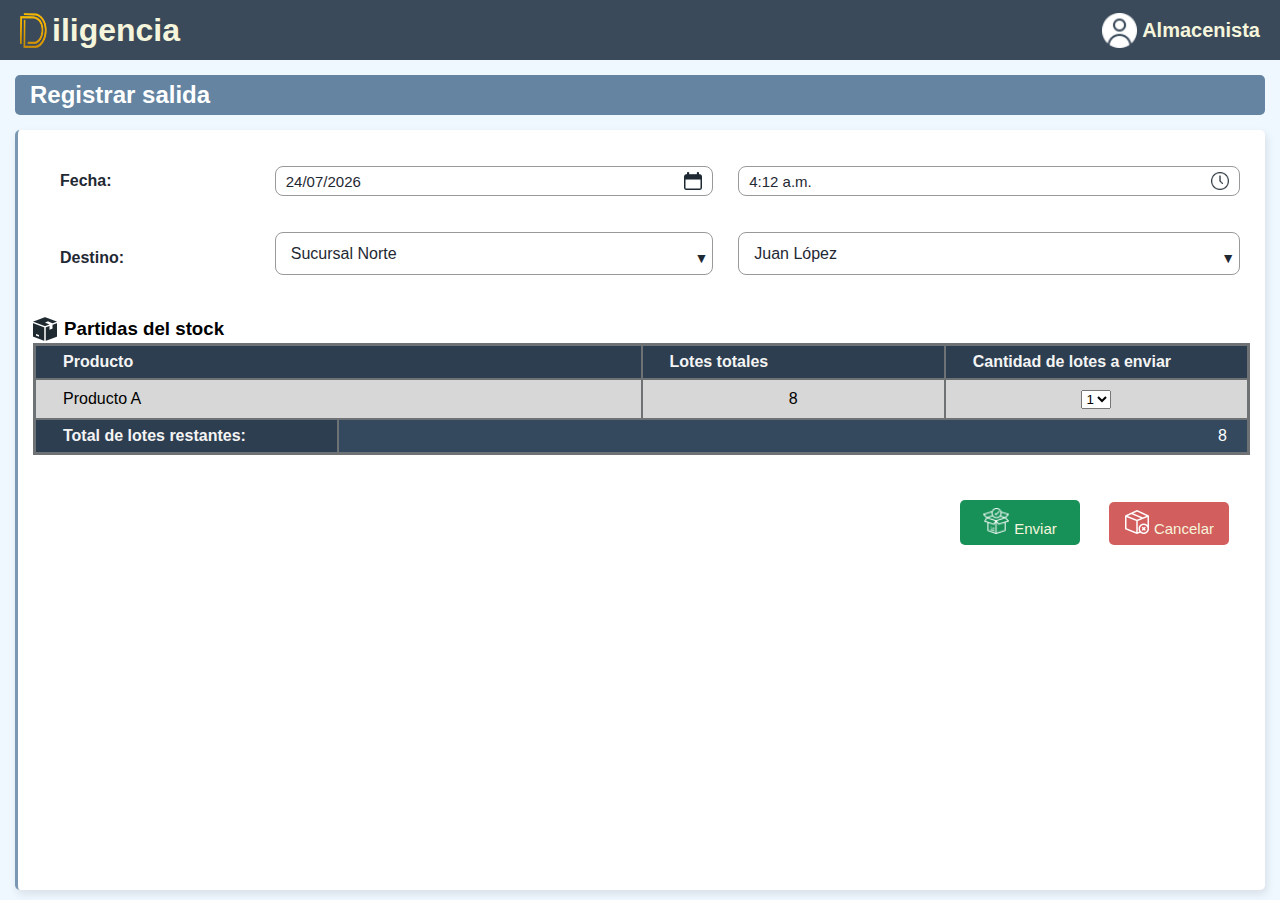
<file: index.html>
<!DOCTYPE html>
<html lang="en">
<head>
    <meta charset="UTF-8">
    <meta name="viewport" content="width=device-width, initial-scale=1.0">
    <title>Document</title>
    <link rel="stylesheet" href="estilo.css">
</head>
<body>

<div class="parent">
    <div class="div1">
        <div>
            <img src="logo.png" alt="logo" width="27px" height="35px">
            <h1>iligencia</h1>
        </div>
        <div>
            <img src="usuario.png" alt="perfil" height="35px">
            <p><b>Almacenista</b></p>
        </div>
    </div>
    <div class="div2">
        <h2>Registrar salida</h2>
    </div>
    <div class="div3">

    <div class="parent3">
        <div class="div1-3">
            <h4 id="color">Fecha:</h4>
        </div>
    <div class="div2-3">
        <div id="fechaActual"></div>
    </div>

    <div class="div3-3">
        <div id="horaActual"></div>
    </div>
        <div class="div4-3">
            <h4 id="color">Destino:</h4>
        </div>
    <div class="div5-3">
        <select id="sucursalSelect"></select>
    </div>
    <div class="div6-3">
        <select id="receptorSelect"></select>
    </div>

      <div class="div7-3"><img src="caja.png"><h3>Partidas del stock</h3></div>

        <div class="div8-3">
        <div class="parent8">
            <div class="div1-8"><h4>Producto</h4></div>
            <div class="div2-8"><h4>Lotes totales</h4></div>
            <div class="div3-8"><h4>Cantidad de lotes a enviar</h4></div>

            <div class="div4-8" id="nombreProducto"></div>
            <div class="div5-8" id="unidadesActuales"></div>
            <div class="div6-8">
                <select id="cantidadEnviar"></select>
            </div>

            <div class="div7-8"><h4>Total de lotes restantes:</h4></div>
            <div class="div8-8" id="stockRestante">Esperando cantidad…</div>
        </div>
    </div>

        <div class="div9-3">
        <button id="env"><img src="paquete.png" width="26px">Enviar</button>
        <button id="can"><img src="cancelar.png">Cancelar</button>
        </div>
    </div>
    
    </div>
</div>

<script src="javas.js"></script>
</body>
</html>
</file>
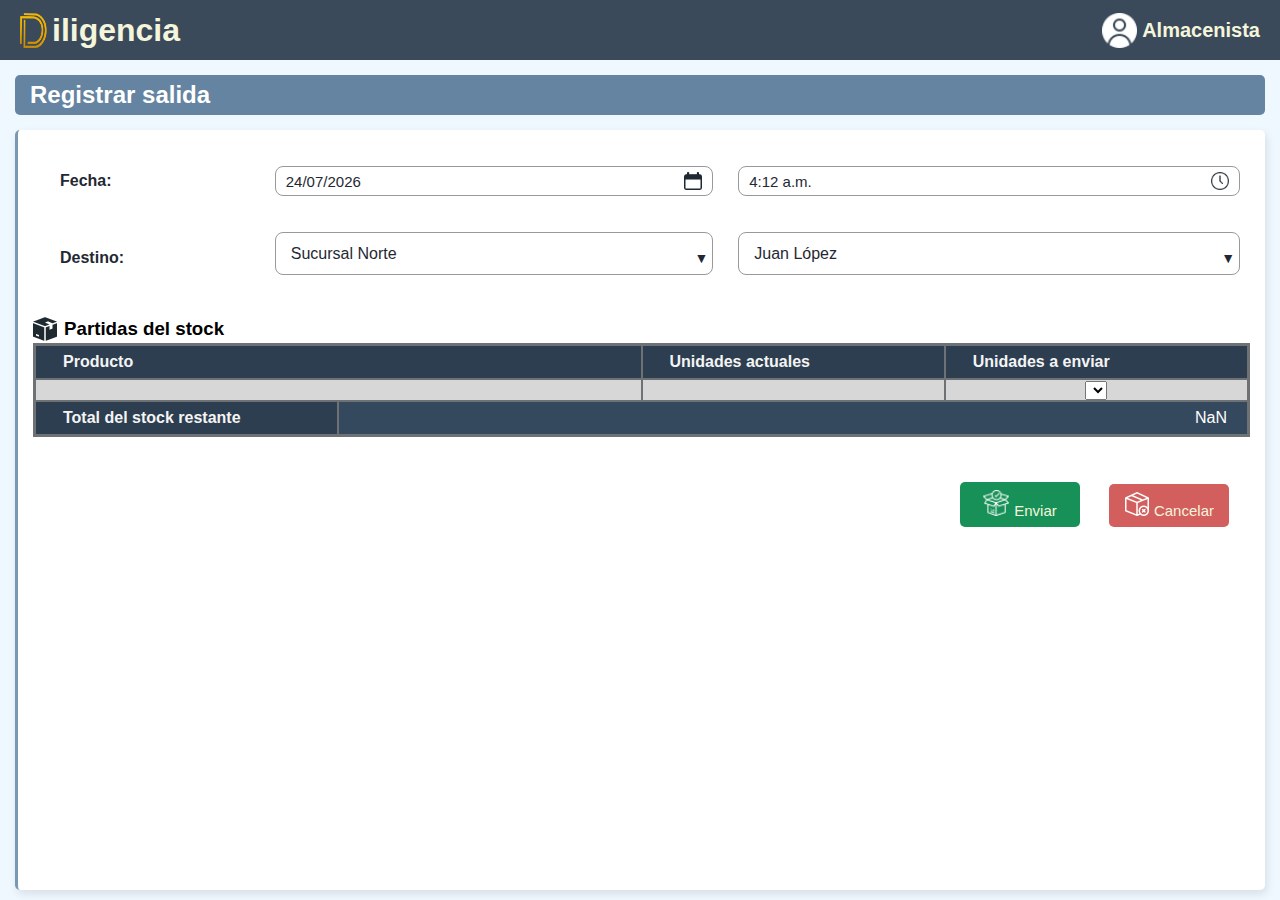
<file: Salidas/index.html>
<!DOCTYPE html>
<html lang="en">
<head>
    <meta charset="UTF-8">
    <meta name="viewport" content="width=device-width, initial-scale=1.0">
    <title>Document</title>
    <link rel="stylesheet" href="estilo.css">
</head>
<body>

<div class="parent">
    <div class="div1">
        <div>
            <img src="logo.png" alt="logo" width="27px" height="35px">
            <h1>iligencia</h1>
        </div>
        <div>
            <img src="usuario.png" alt="perfil" height="35px">
            <p><b>Almacenista</b></p>
        </div>
    </div>
    <div class="div2">
        <h2>Registrar salida</h2>
    </div>
    <div class="div3">

    <div class="parent3">
        <div class="div1-3">
            <h4 id="color">Fecha:</h4>
        </div>
    <div class="div2-3">
        <div id="fechaActual"></div>
    </div>

    <div class="div3-3">
        <div id="horaActual"></div>
    </div>
        <div class="div4-3">
            <h4 id="color">Destino:</h4>
        </div>
    <div class="div5-3">
        <select id="sucursalSelect"></select>
    </div>
    <div class="div6-3">
        <select id="receptorSelect"></select>
    </div>

      <div class="div7-3"><img src="caja.png"><h3>Partidas del stock</h3></div>

        <div class="div8-3">
        <div class="parent8">
            <div class="div1-8"><h4>Producto</h4></div>
            <div class="div2-8"><h4>Unidades actuales</h4></div>
            <div class="div3-8"><h4>Unidades a enviar</h4></div>

            <div class="div4-8" id="nombreProducto"></div>
            <div class="div5-8" id="unidadesActuales"></div>
            <div class="div6-8">
                <select id="cantidadEnviar"></select>
            </div>

            <div class="div7-8"><h4>Total del stock restante</h4></div>
            <div class="div8-8" id="stockRestante">Esperando cantidad…</div>
        </div>
    </div>

        <div class="div9-3">
        <button id="env"><img src="paquete.png" width="26px">Enviar</button>
        <button id="can"><img src="cancelar.png">Cancelar</button>
        </div>
    </div>
    
    </div>
</div>

<script src="javas.js"></script>
</body>
</html>
</file>
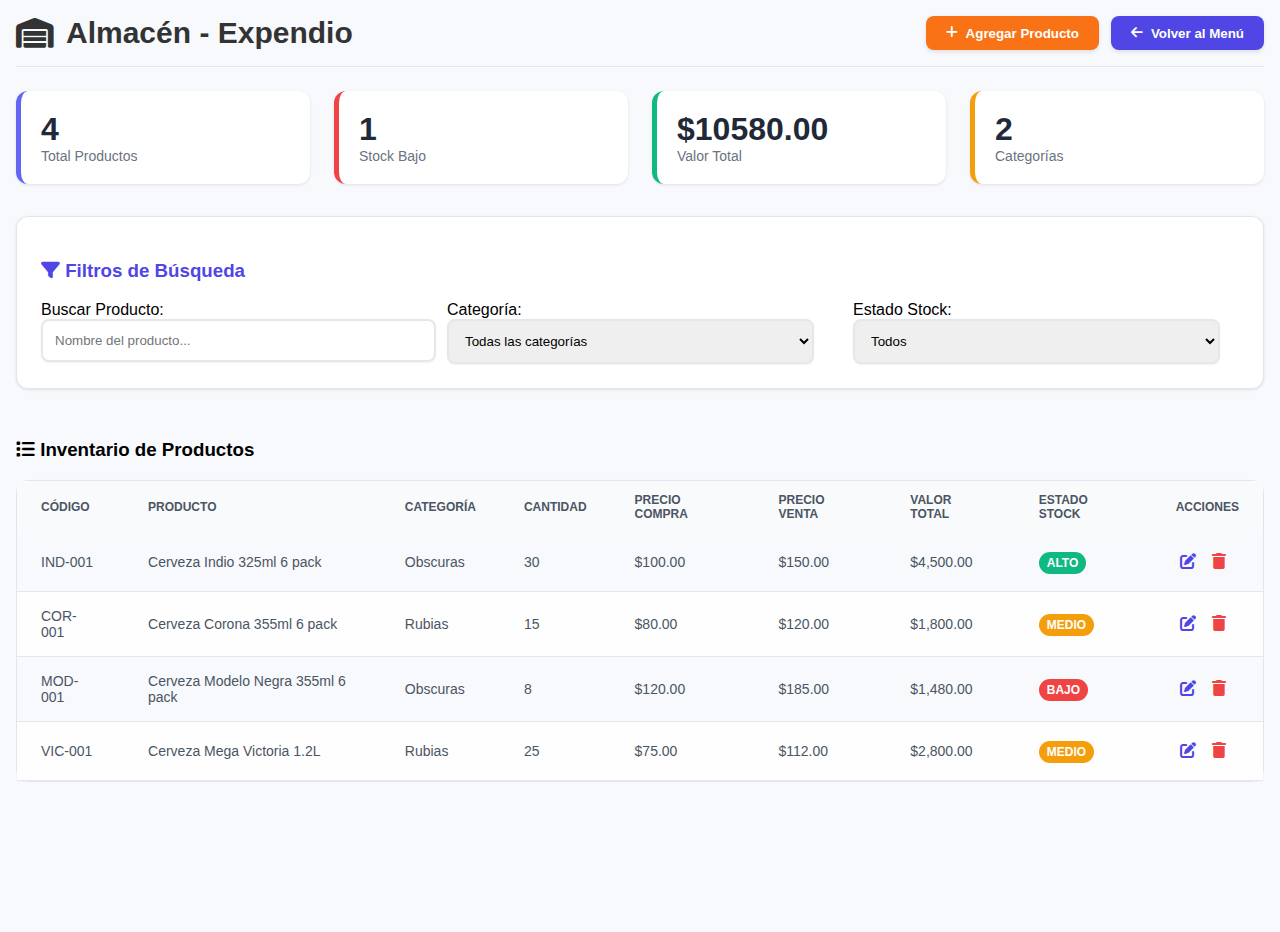
<file: Almacen2.html>
<!DOCTYPE html>
<html lang="es">
<head>
    <meta charset="UTF-8">
    <meta name="viewport" content="width=device-width, initial-scale=1.0">
    <title>Almacén - Expendio</title>
    <link rel="stylesheet" href="https://cdnjs.cloudflare.com/ajax/libs/font-awesome/6.4.2/css/all.min.css">
    <link rel="stylesheet" href="css/Almacen2.css">
</head>
<body>
    <div class="almacen-container">
        <!-- Header del Almacén -->
        <div class="almacen-header">
            <div class="almacen-title">
                <i class="fas fa-warehouse"></i>
                Almacén - Expendio
            </div>
            <div class="almacen-actions">
                <button class="btn btn-primary" onclick="openAddModal()">
                    <i class="fas fa-plus"></i>
                    Agregar Producto
                </button>
                <button class="btn btn-secondary" onclick="window.location.href='MenuAlmacen.html'">
                    <i class="fas fa-arrow-left"></i>
                    Volver al Menú
                </button>
            </div>
        </div>

        <!-- Estadísticas -->
        <div class="almacen-stats">
            <div class="stat-card">
                <div class="stat-number" id="totalProducts">4</div>
                <div class="stat-label">Total Productos</div>
            </div>
            <div class="stat-card">
                <div class="stat-number" id="lowStock">1</div>
                <div class="stat-label">Stock Bajo</div>
            </div>
            <div class="stat-card">
                <div class="stat-number" id="totalValue">$10,580.00</div>
                <div class="stat-label">Valor Total</div>
            </div>
            <div class="stat-card">
                <div class="stat-number" id="categories">2</div>
                <div class="stat-label">Categorías</div>
            </div>
        </div>

        <!-- Filtros -->
        <div class="almacen-filters">
            <h3><i class="fas fa-filter"></i> Filtros de Búsqueda</h3>
            <div class="filter-row">
                <div class="filter-group">
                    <label for="searchProduct">Buscar Producto:</label>
                    <input type="text" id="searchProduct" class="filter-input" placeholder="Nombre del producto...">
                </div>
                <div class="filter-group">
                    <label for="filterCategory">Categoría:</label>
                    <select id="filterCategory" class="filter-input">
                        <option value="">Todas las categorías</option>
                        <option value="Obscuras">Obscuras</option>
                        <option value="Rubias">Rubias</option>
                    </select>
                </div>
                <div class="filter-group">
                    <label for="filterStock">Estado Stock:</label>
                    <select id="filterStock" class="filter-input">
                        <option value="">Todos</option>
                        <option value="alto">Stock Alto</option>
                        <option value="medio">Stock Medio</option>
                        <option value="bajo">Stock Bajo</option>
                    </select>
                </div>
            </div>
        </div>

        <!-- Tabla de Productos -->
        <div class="almacen-table">
            <div class="table-header">
                <h3 class="table-title"><i class="fas fa-list"></i> Inventario de Productos</h3>
            </div>
            <div class="table-container">
                <table id="productsTable">
                    <thead>
                        <tr>
                            <th>Código</th>
                            <th>Producto</th>
                            <th>Categoría</th>
                            <th>Cantidad</th>
                            <th>Precio Compra</th>
                            <th>Precio Venta</th>
                            <th>Valor Total</th>
                            <th>Estado Stock</th>
                            <th>Acciones</th>
                        </tr>
                    </thead>
                    <tbody id="productsTableBody">
                        <tr>
                            <td>IND-001</td>
                            <td>Cerveza Indio 325ml 6 pack</td>
                            <td>Obscuras</td>
                            <td>30</td>
                            <td>$100.00</td>
                            <td>$150.00</td>
                            <td>$4,500.00</td>
                            <td><span class="stock-status stock-alto">ALTO</span></td>
                            <td>
                                <div class="action-buttons">
                                    <button class="btn-action btn-edit"><i class="fas fa-edit"></i></button>
                                    <button class="btn-action btn-delete"><i class="fas fa-trash"></i></button>
                                </div>
                            </td>
                        </tr>
                        <tr>
                            <td>COR-001</td>
                            <td>Cerveza Corona 355ml 6 pack</td>
                            <td>Rubias</td>
                            <td>15</td>
                            <td>$80.00</td>
                            <td>$120.00</td>
                            <td>$1,800.00</td>
                            <td><span class="stock-status stock-medio">MEDIO</span></td>
                            <td>
                                <div class="action-buttons">
                                    <button class="btn-action btn-edit"><i class="fas fa-edit"></i></button>
                                    <button class="btn-action btn-delete"><i class="fas fa-trash"></i></button>
                                </div>
                            </td>
                        </tr>
                        <tr>
                            <td>MOD-001</td>
                            <td>Cerveza Modelo Negra 355ml 6 pack</td>
                            <td>Obscuras</td>
                            <td>8</td>
                            <td>$120.00</td>
                            <td>$185.00</td>
                            <td>$1,480.00</td>
                            <td><span class="stock-status stock-bajo">BAJO</span></td>
                            <td>
                                <div class="action-buttons">
                                    <button class="btn-action btn-edit"><i class="fas fa-edit"></i></button>
                                    <button class="btn-action btn-delete"><i class="fas fa-trash"></i></button>
                                </div>
                            </td>
                        </tr>
                        <tr>
                            <td>VIC-001</td>
                            <td>Cerveza Mega Victoria 1.2L</td>
                            <td>Rubias</td>
                            <td>25</td>
                            <td>$75.00</td>
                            <td>$112.00</td>
                            <td>$2,800.00</td>
                            <td><span class="stock-status stock-medio">MEDIO</span></td>
                            <td>
                                <div class="action-buttons">
                                    <button class="btn-action btn-edit"><i class="fas fa-edit"></i></button>
                                    <button class="btn-action btn-delete"><i class="fas fa-trash"></i></button>
                                </div>
                            </td>
                        </tr>
                    </tbody>
                </table>
            </div>
        </div>
    </div>

    <!-- Modal para agregar/editar productos -->
    <div id="productModal" class="modal">
        <div class="modal-content">
            <div class="modal-header">
                <h2 id="modalTitle"><i class="fas fa-plus-circle"></i> Agregar Producto</h2>
                <button class="close" onclick="closeModal()">&times;</button>
            </div>
            <form id="productForm">
                <div class="form-group">
                    <label for="productCode">Código del Producto:</label>
                    <input type="text" id="productCode" placeholder="Ej: IND-001" required>
                </div>
                <div class="form-group">
                    <label for="productName">Nombre del Producto:</label>
                    <input type="text" id="productName" placeholder="Ej: Cerveza Indio 325ml" required>
                </div>
                <div class="form-group">
                    <label for="productCategory">Categoría:</label>
                    <select id="productCategory" required>
                        <option value="">Selecciona una categoría</option>
                        <option value="Obscuras">Obscuras</option>
                        <option value="Rubias">Rubias</option>
                    </select>
                </div>
                <!-- Se quita el campo Cantidad del modal según petición: la cantidad se mantiene en la tabla -->
                <div class="form-group">
                    <label for="productPriceCompra">Precio de Compra:</label>
                    <input type="number" id="productPriceCompra" placeholder="0.00" min="0" step="0.01" required>
                </div>
                <div class="form-group">
                    <label for="productPriceVenta">Precio de Venta:</label>
                    <input type="number" id="productPriceVenta" placeholder="0.00" min="0" step="0.01" required>
                </div>
                <div class="form-buttons">
                    <button type="button" class="btn-cancel" onclick="closeModal()">Cancelar</button>
                    <button type="submit" class="btn-save">Guardar Producto</button>
                </div>
            </form>
        </div>
    </div>

    <script>
        // Manejo de modal y acciones de editar / eliminar en Almacen2
        let editingRow = null;

        function openAddModal() {
            editingRow = null;
            document.getElementById('modalTitle').innerHTML = '<i class="fas fa-plus-circle"></i> Agregar Producto';
            document.getElementById('productForm').reset();
            document.getElementById('productModal').classList.add('show');
        }

        function closeModal() {
            document.getElementById('productModal').classList.remove('show');
            editingRow = null;
        }

        // Delegación de eventos para botones de editar/eliminar dentro de la tabla
        document.getElementById('productsTableBody').addEventListener('click', function(e) {
            const editBtn = e.target.closest('.btn-edit');
            const delBtn = e.target.closest('.btn-delete');
            if (editBtn) {
                const row = editBtn.closest('tr');
                openEditModalFromRow(row);
            } else if (delBtn) {
                const row = delBtn.closest('tr');
                deleteRow(row);
            }
        });

        function openEditModalFromRow(row) {
            editingRow = row;
            document.getElementById('modalTitle').innerHTML = '<i class="fas fa-edit"></i> Editar Producto';
            const cells = row.children;
            document.getElementById('productCode').value = cells[0].textContent.trim();
            document.getElementById('productName').value = cells[1].textContent.trim();
            document.getElementById('productCategory').value = cells[2].textContent.trim();
            // La cantidad no es editable desde el modal. Se preserva la cantidad que existe en la fila.
            // Precios: asumimos columna 4 = precio compra, 5 = precio venta
            document.getElementById('productPriceCompra').value = parseFloat(cells[4].textContent.replace(/[$,]/g, '')) || 0;
            document.getElementById('productPriceVenta').value = parseFloat(cells[5].textContent.replace(/[$,]/g, '')) || 0;
            document.getElementById('productModal').classList.add('show');
        }

        function deleteRow(row) {
            if (confirm('¿Estás seguro de que quieres eliminar este producto?')) {
                row.remove();
                updateStats();
            }
        }

        document.getElementById('productForm').addEventListener('submit', function(e) {
            e.preventDefault();

            const code = document.getElementById('productCode').value.trim();
            const name = document.getElementById('productName').value.trim();
            const category = document.getElementById('productCategory').value;
            // Si se está editando, conservar la cantidad que ya está en la fila; si es nuevo, iniciar en 0
            let qty;
            if (editingRow) {
                qty = parseInt(editingRow.children[3].textContent) || 0;
            } else {
                qty = 0;
            }
            const priceCompra = parseFloat(document.getElementById('productPriceCompra').value) || 0;
            const priceVenta = parseFloat(document.getElementById('productPriceVenta').value) || 0;

                if (editingRow) {
                const cells = editingRow.children;
                cells[0].textContent = code;
                cells[1].textContent = name;
                cells[2].textContent = category;
                    // No modificamos la columna cantidad desde el modal
                cells[4].textContent = `$${priceCompra.toFixed(2)}`;
                cells[5].textContent = `$${priceVenta.toFixed(2)}`;
                cells[6].textContent = `$${(qty * priceVenta).toFixed(2)}`;
                const status = getStockStatus(qty);
                cells[7].innerHTML = `<span class="stock-status ${status.class}">${status.text.toUpperCase()}</span>`;
            } else {
                // Agregar nueva fila
                const tbody = document.getElementById('productsTableBody');
                const tr = document.createElement('tr');
                tr.innerHTML = `
                    <td>${code}</td>
                    <td>${name}</td>
                    <td>${category}</td>
                    <td>${qty}</td>
                    <td>$${priceCompra.toFixed(2)}</td>
                    <td>$${priceVenta.toFixed(2)}</td>
                    <td>$${(qty * priceVenta).toFixed(2)}</td>
                    <td><span class="stock-status ${getStockStatus(qty).class}">${getStockStatus(qty).text.toUpperCase()}</span></td>
                    <td>
                        <div class="action-buttons">
                            <button class="btn-action btn-edit"><i class="fas fa-edit"></i></button>
                            <button class="btn-action btn-delete"><i class="fas fa-trash"></i></button>
                        </div>
                    </td>
                `;
                tbody.appendChild(tr);
            }

            updateStats();
            closeModal();
            this.reset();
        });

        function getStockStatus(qty) {
            if (qty >= 30) return { class: 'stock-alto', text: 'Alto' };
            if (qty >= 10) return { class: 'stock-medio', text: 'Medio' };
            if (qty > 0) return { class: 'stock-bajo', text: 'Bajo' };
            return { class: 'stock-agotado', text: 'Agotado' };
        }

        function updateStats() {
            const rows = Array.from(document.querySelectorAll('#productsTableBody tr'));
            document.getElementById('totalProducts').textContent = rows.length;
            const lowStock = rows.filter(r => parseInt(r.children[3].textContent) < 10).length;
            document.getElementById('lowStock').textContent = lowStock;
            const totalValue = rows.reduce((sum, r) => {
                const qty = parseInt(r.children[3].textContent) || 0;
                const price = parseFloat(r.children[5].textContent.replace(/[$,]/g, '')) || 0;
                return sum + (qty * price);
            }, 0);
            document.getElementById('totalValue').textContent = `$${totalValue.toFixed(2)}`;
            const categories = new Set(rows.map(r => r.children[2].textContent.trim())).size;
            document.getElementById('categories').textContent = categories;
        }

        // Cerrar modal al hacer clic fuera de él
        window.addEventListener('click', function(event) {
            const modal = document.getElementById('productModal');
            if (event.target === modal) {
                closeModal();
            }
        });

        // Inicializar estadísticas al cargar
        window.addEventListener('load', updateStats);
    </script>
</body>
</html>
</file>
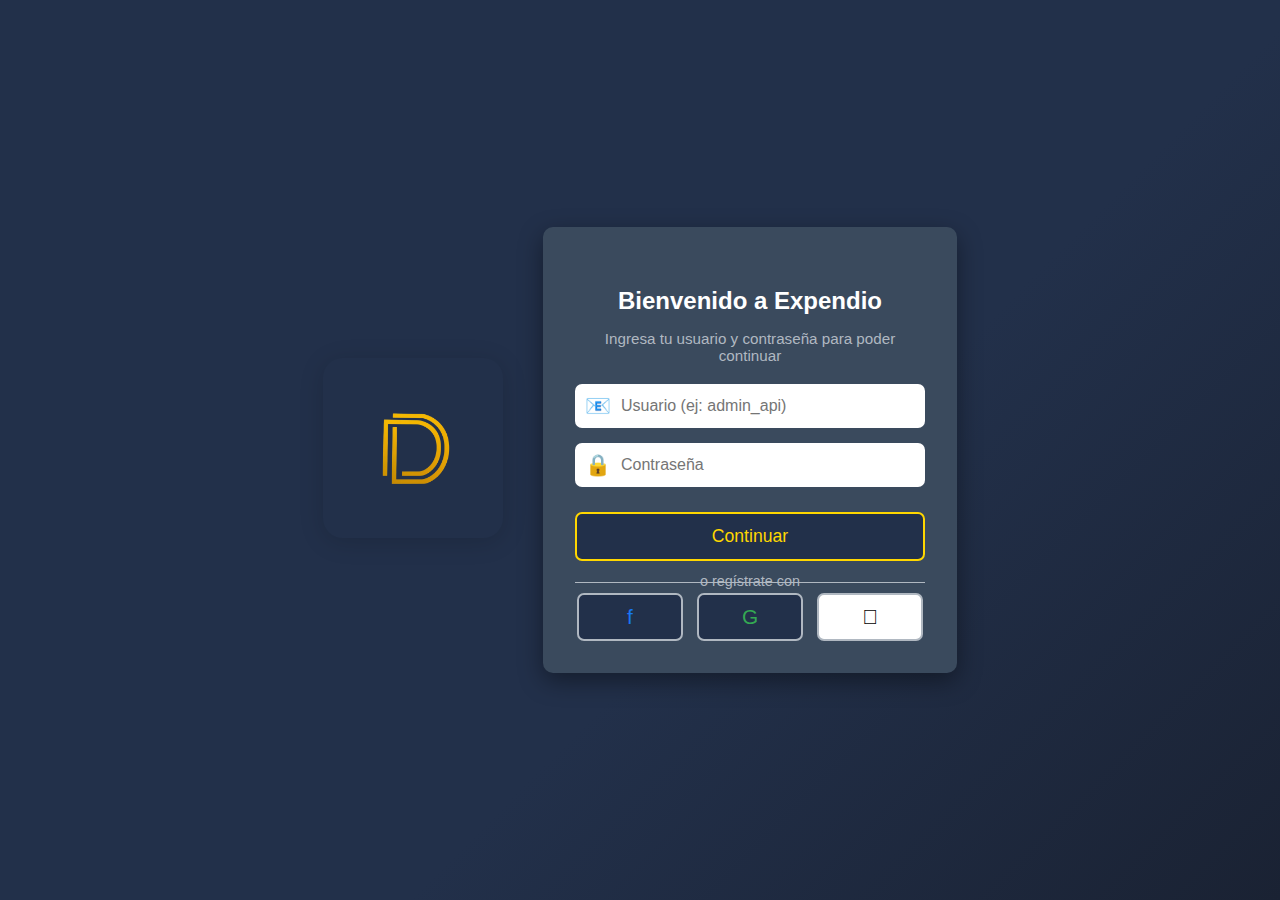
<file: login.html>
<!DOCTYPE html>
<html lang="es">
<head>
    <meta charset="UTF-8">
    <title>Login Expendio</title>
    <link rel="stylesheet" href="css/styles.css">
    <link rel="icon" type="image/x-icon" href="img/favicon.ico">
</head>
<body class="login-bg">
    <div class="login-flex-container">
        <div class="login-logo">
            <img src="img/logo.png" alt="Logo Expendio" />
        </div>
        <div class="login-container">
            <h2>Bienvenido a Expendio</h2>
            <p class="login-subtitle">Ingresa tu usuario y contraseña para poder continuar</p>
            
            <form id="loginForm">
                <div class="login-input">
                    <span class="login-icon">📧</span>
                    <input type="text" id="nombre_usuario" placeholder="Usuario (ej: admin_api)" required>
                </div>
                <div class="login-input">
                    <span class="login-icon">🔒</span>
                    <input type="password" id="contrasena" placeholder="Contraseña" required>
                </div>
                <button type="submit" class="login-btn" id="continuar-btn">
                    Continuar
                    <span class="spinner" id="spinner" style="display:none;"></span>
                </button>
            </form>

            <div class="login-divider">o regístrate con</div>
            <div class="login-social">
                <button class="social-btn facebook">f</button>
                <button class="social-btn google">G</button>
                <button class="social-btn apple"></button>
            </div>
        </div>
    </div>

    <script>
        const loginForm = document.getElementById('loginForm');

        loginForm.addEventListener('submit', async (e) => {
            e.preventDefault(); // Evita que la página se recargue

            // Obtenemos los valores de los inputs por su ID
            const nombreUsuario = document.getElementById('nombre_usuario').value;
            const contrasena = document.getElementById('contrasena').value;
            const btn = document.getElementById('continuar-btn');

            // Feedback visual (deshabilitar botón)
            btn.disabled = true;
            btn.innerText = "Verificando...";

            try {
                // Hacemos la petición a TU API Laravel
                // Asegúrate de que el puerto sea el correcto (8000 o el que estés usando)
                const response = await fetch('http://127.0.0.1:8000/api/login', {
                    method: 'POST',
                    headers: {
                        'Content-Type': 'application/json',
                        'Accept': 'application/json'
                    },
                    body: JSON.stringify({
                        nombre_usuario: nombreUsuario,
                        contrasena: contrasena
                    })
                });

                const data = await response.json();

                if (response.ok) {
                    
                    // Guardamos datos importantes para usarlos en otras páginas
                    localStorage.setItem('user_id', data.user_id);
                    localStorage.setItem('user_role', data.id_rol);
                    
                  if (data.id_rol == 1) {
                    // Redirigir al menú
                    window.location.href = 'ALmacen2.html';
                  } else if (data.id_rol == 2) {
                    // Redirigir al menú
                    window.location.href = 'menu.html';
                  }
                  else {
                    // Redirigir al menú
                    window.location.href = 'Administrador.html';
                  }


                } else {
                    // --- ERROR (Credenciales incorrectas) ---
                    alert('Error: ' + (data.message || 'Credenciales incorrectas'));
                    btn.disabled = false;
                    btn.innerText = "Continuar";
                }

            } catch (error) {
                // --- ERROR DE CONEXIÓN (El servidor está apagado) ---
                console.error('Error:', error);
                alert('No se pudo conectar con el servidor. Revisa que Laravel esté corriendo.');
                btn.disabled = false;
                btn.innerText = "Continuar";
            }
        });
    </script>
</body>
</html>
</file>
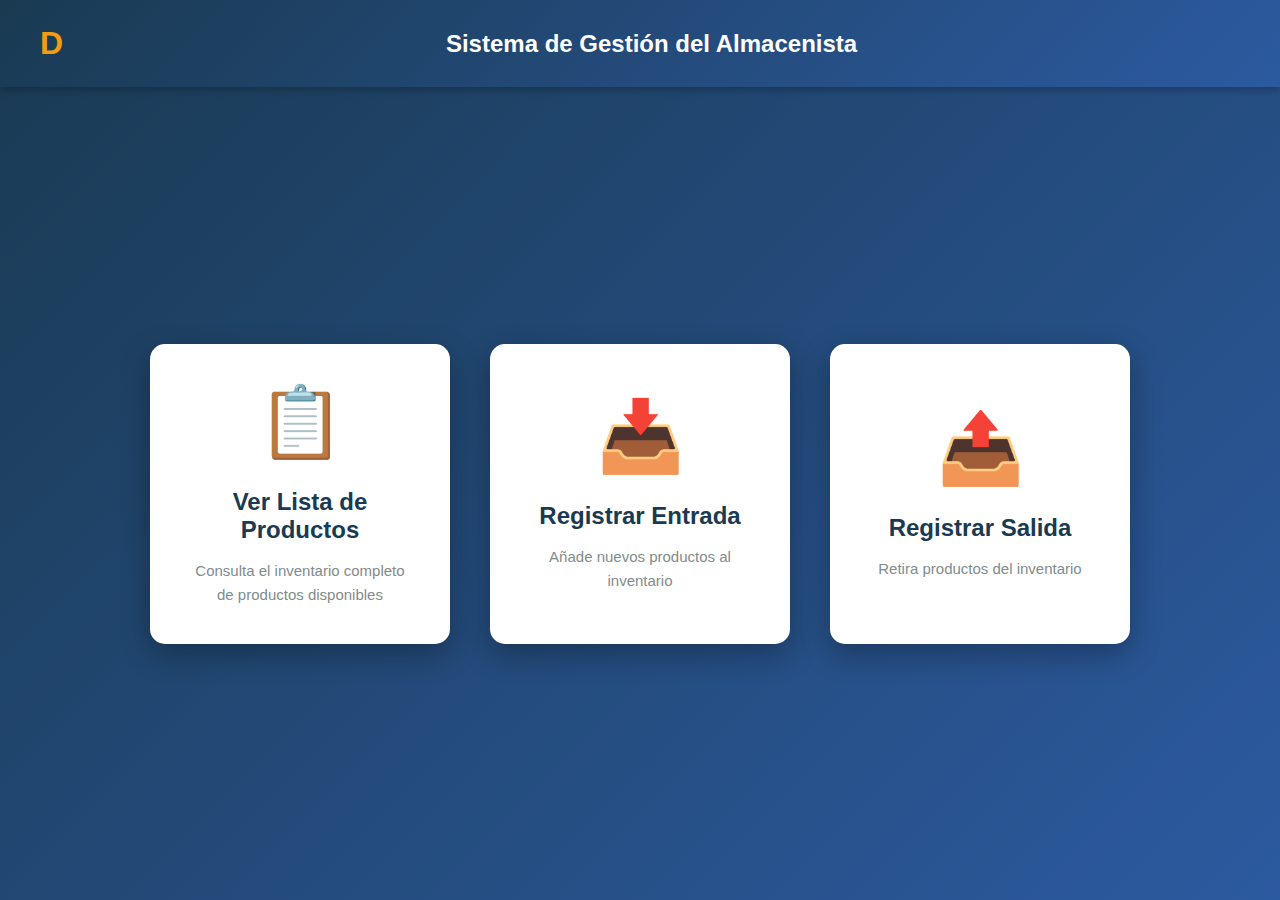
<file: MenuAlmacen.html>
<!DOCTYPE html>
<html lang="es">
<head>
    <meta charset="UTF-8">
    <meta name="viewport" content="width=device-width, initial-scale=1.0">
    <title>Sistema de Inventario</title>
    <style>
        * {
            margin: 0;
            padding: 0;
            box-sizing: border-box;
        }

        body {
            font-family: 'Segoe UI', Tahoma, Geneva, Verdana, sans-serif;
            background: linear-gradient(135deg, #1a3a52 0%, #2c5aa0 100%);
            min-height: 100vh;
            display: flex;
            flex-direction: column;
        }

        /* ESTILOS HEADER */
        .header {
            background: linear-gradient(135deg, #1a3a52 0%, #2c5aa0 100%);
            color: white;
            padding: 25px 40px;
            display: flex;
            justify-content: space-between;
            align-items: center;
            box-shadow: 0 4px 6px rgba(0, 0, 0, 0.2);
        }

        .header-logo {
            font-size: 32px;
            font-weight: bold;
            color: #f39c12;
        }

        .header-title {
            flex: 1;
            text-align: center;
            font-size: 24px;
            font-weight: 600;
        }

        .user-section {
            display: flex;
            align-items: center;
            gap: 15px;
        }

        .user-icon {
            font-size: 24px;
        }

        /* ESTILOS MENÚ PRINCIPAL */
        .main-content {
            display: flex;
            flex-wrap: wrap;
            justify-content: center;
            align-items: center;
            gap: 40px;
            padding: 60px 40px;
            flex: 1;
        }

        .menu-card {
            background: white;
            padding: 50px 40px;
            border-radius: 15px;
            box-shadow: 0 10px 30px rgba(0, 0, 0, 0.3);
            width: 300px;
            height: 300px;
            text-align: center;
            cursor: pointer;
            transition: transform 0.3s, box-shadow 0.3s, border 0.3s;
            border: 3px solid transparent;
            text-decoration: none;
            color: inherit;
            display: flex;
            flex-direction: column;
            justify-content: center;
            align-items: center;
        }

        .menu-card:hover {
            transform: translateY(-10px);
            box-shadow: 0 15px 40px rgba(0, 0, 0, 0.4);
            border-color: #f39c12;
        }

        .menu-icon {
            font-size: 70px;
            margin-bottom: 25px;
        }

        .menu-card h2 {
            color: #1a3a52;
            font-size: 24px;
            margin-bottom: 15px;
        }

        .menu-card p {
            color: #7f8c8d;
            font-size: 15px;
            line-height: 1.6;
        }

        @media (max-width: 768px) {
            .main-content {
                flex-direction: column;
                gap: 30px;
                padding: 40px 20px;
            }

            .menu-card {
                width: 100%;
                max-width: 350px;
            }

            .header {
                flex-direction: column;
                gap: 15px;
                padding: 20px;
            }

            .header-title {
                font-size: 20px;
            }
        }
    </style>
</head>
<body>
    <!-- HEADER -->
    <div class="header">
        <div class="header-logo">D</div><!--hay que cambiar esta por la imagen del -->
        <div class="header-title">Sistema de Gestión del Almacenista</div>
    </div>

    <!-- CONTENIDO PRINCIPAL -->
    <div class="main-content">
        <a href="Almacen2.html" class="menu-card">
            <div class="menu-icon">📋</div>
            <h2>Ver Lista de Productos</h2>
            <p>Consulta el inventario completo de productos disponibles</p>
             
        </a>

        <a href="registrar-entrada.html" class="menu-card">
            <div class="menu-icon">📥</div>
            <h2>Registrar Entrada</h2>
            <p>Añade nuevos productos al inventario</p>
        </a>

        <a href="registrar-salida.html" class="menu-card">
            <div class="menu-icon">📤</div>
            <h2>Registrar Salida</h2>
            <p>Retira productos del inventario</p>
        </a>
    </div>

</body>
</html>
</file>
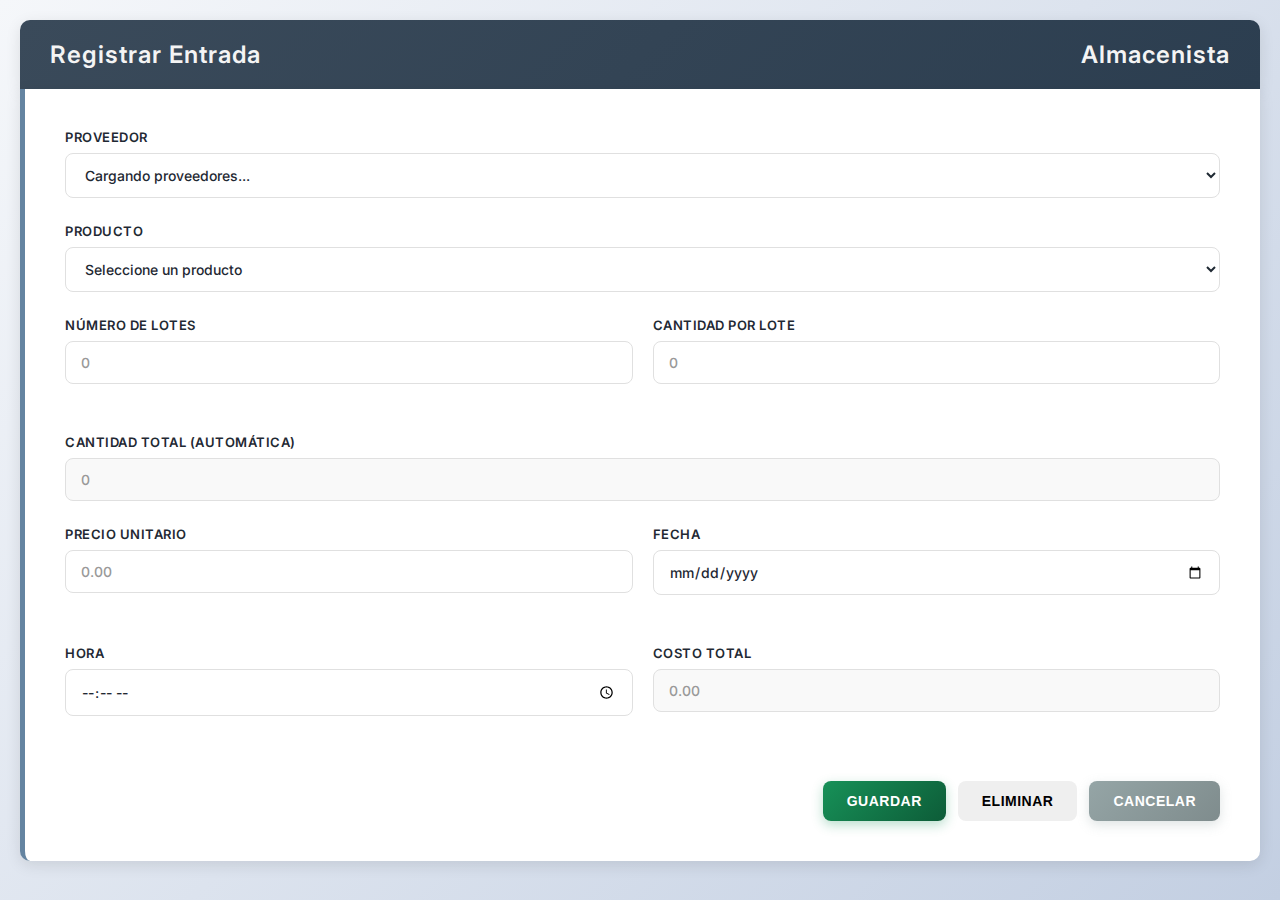
<file: registrarEntrada.html>
<!DOCTYPE html>
<html lang="es">
  <head>
    <meta charset="UTF-8" />
    <meta name="viewport" content="width=device-width, initial-scale=1.0" />
    <link rel="preconnect" href="https://fonts.googleapis.com" />
    <link rel="preconnect" href="https://fonts.gstatic.com" crossorigin />
    <link
      href="https://fonts.googleapis.com/css2?family=Inter:wght@400;500;600;700&display=swap"
      rel="stylesheet"
    />
    <link rel="stylesheet" href="css/registrarEntrada.css" />
    <title>Registrar Entrada</title>
  </head>

  <body>
    <header class="encabezado">
      <div class="encabezado-izquierdo">
        <span class="encabezado-texto">Registrar Entrada</span>
      </div>
      <div class="encabezado-derecho">
        <span class="encabezado-texto">Almacenista</span>
      </div>
    </header>

    <div class="contenedor-formulario">
      <form id="formularioEntrada">
        <div class="grupo-input">
          <label for="proveedor">Proveedor</label>
          <select id="proveedor" required>
            <option value="">Cargando proveedores...</option>
          </select>
        </div>

        <div class="grupo-input">
          <label for="producto">Producto</label>
          <select id="producto" required>
            <option value="">Seleccione un producto</option>
          </select>
        </div>
        <div class="fila-doble">
          <div class="grupo-input">
            <label for="lotes">Número de Lotes</label>
            <input type="number" id="lotes" placeholder="0" min="1" required />
          </div>

          <div class="grupo-input">
            <label for="cantidadPorLote">Cantidad por Lote</label>
            <input
              type="number"
              id="cantidadPorLote"
              placeholder="0"
              min="1"
              required
            />
          </div>
        </div>
        <div class="grupo-input">
          <label for="cantidad">Cantidad Total (automática)</label>
          <input type="number" id="cantidad" placeholder="0" readonly />
        </div>

        <div class="fila-doble">
          <div class="grupo-input">
            <label for="precioUnitario">Precio Unitario</label>
            <input
              type="number"
              id="precioUnitario"
              placeholder="0.00"
              step="0.01"
              min="0"
              required
            />
          </div>

          <div class="grupo-input">
            <label for="fecha">Fecha</label>
            <input type="date" id="fecha" required />
          </div>
        </div>

        <div class="fila-doble">
          <div class="grupo-input">
            <label for="hora">Hora</label>
            <input type="time" id="hora" required />
          </div>

          <div class="grupo-input">
            <label for="costoTotal">Costo Total</label>
            <input
              type="number"
              id="costoTotal"
              placeholder="0.00"
              step="0.01"
              readonly
            />
          </div>
        </div>

        <div class="contenedor-botones">
          <button type="submit" class="boton boton-guardar">Guardar</button>
          <button type="button" class="boton boton-eliminar" id="btnEliminar">
            Eliminar
          </button>
          <button type="button" class="boton boton-cancelar" id="btnCancelar">
            Cancelar
          </button>
        </div>
      </form>
    </div>
    <div id="modalGuardar" class="modal">
      <div class="modal-contenido">
        <h2>Confirmar Datos</h2>
        <div class="modal-datos">
          <p><strong>Proveedor:</strong> <span id="modalProveedor"></span></p>
          <p><strong>Lotes:</strong> <span id="modalLotes"></span></p>
          <p>
            <strong>Cantidad por lote:</strong>
            <span id="modalCantidadPorLote"></span>
          </p>
          <p>
            <strong>Cantidad total:</strong>
            <span id="modalCantidad"></span>
          </p>
          <p>
            <strong>Precio Unitario:</strong> $
            <span id="modalPrecio"></span>
          </p>
          <p><strong>Fecha:</strong> <span id="modalFecha"></span></p>
          <p><strong>Hora:</strong> <span id="modalHora"></span></p>
          <p>
            <strong>Costo Total:</strong> $
            <span id="modalTotal"></span>
          </p>
        </div>

        <div class="modal-botones">
          <button class="boton boton-guardar" id="confirmarGuardar">
            Confirmar
          </button>
          <button class="boton boton-editar" id="editarGuardar">Editar</button>
          <button class="boton boton-cancelar" id="cancelarGuardar">
            Cancel
          </button>
        </div>
      </div>
    </div>

    <script src="registrarEntrada.js"></script>
  </body>
</html>
</file>
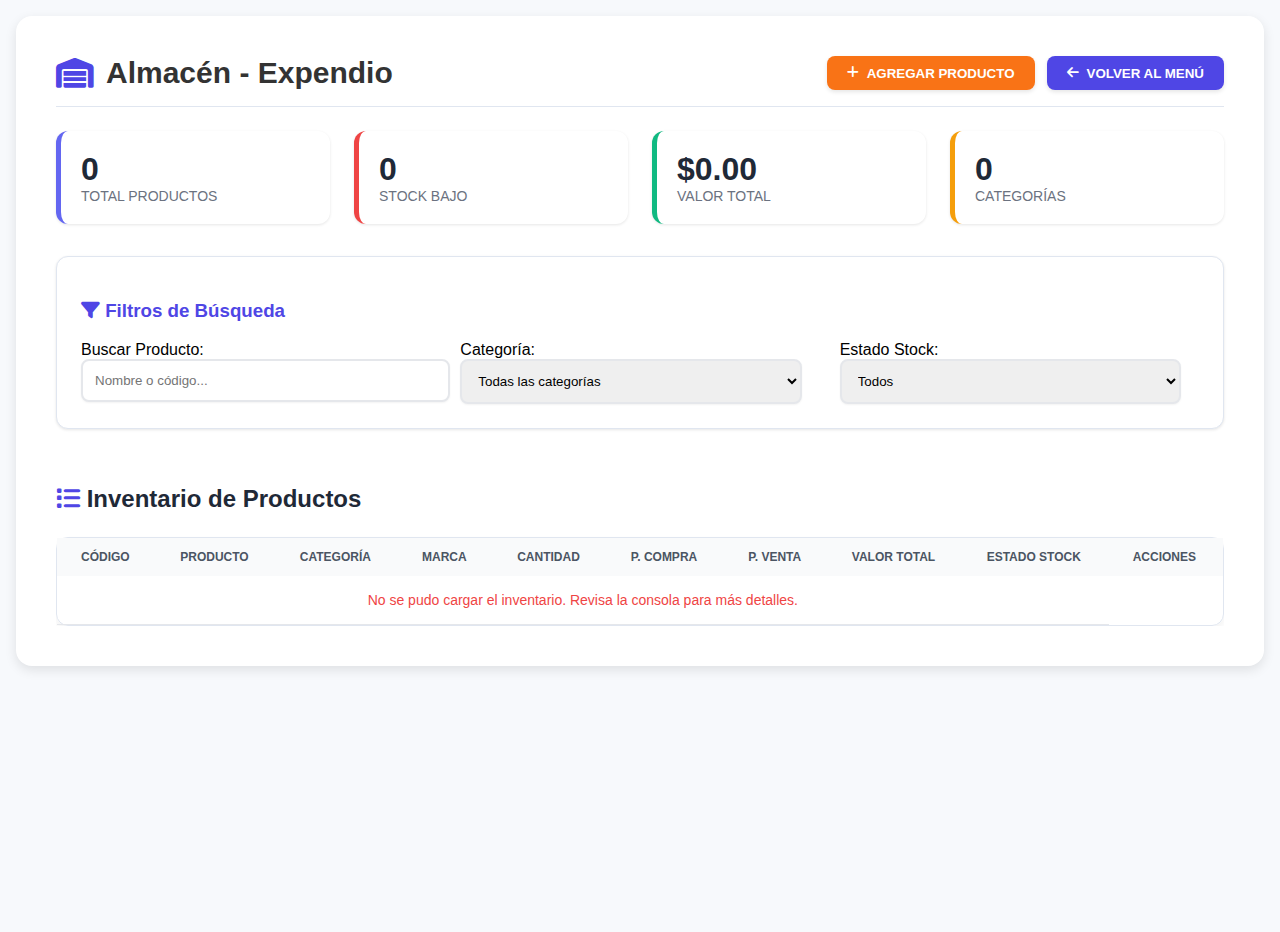
<file: html/Almacen2.html>
<!DOCTYPE html>
<html lang="es">
<head>
    <meta charset="UTF-8">
    <meta name="viewport" content="width=device-width, initial-scale=1.0">
    <title>Almacén - Expendio (Conectado)</title>
    <!-- Font Awesome para íconos (sigue siendo externo, pero es estándar para íconos) -->
    <link rel="stylesheet" href="https://cdnjs.cloudflare.com/ajax/libs/font-awesome/6.4.2/css/all.min.css"><!-- Última versión en el momento de la creación -->
    <link rel="stylesheet" href="../css/Almacen2.css">
</head>
<body class="page-container">
    
    <div id="app" class="app-container">
        
        <!-- Header del Almacén -->
        <div class="almacen-header">
            <div class="almacen-title">
                <i class="fas fa-warehouse" style="color:#4f46e5;"></i>
                <span>Almacén - Expendio</span>
            </div>
            <div class="almacen-actions">
                <button class="btn btn-primary" onclick="openAddModal()">
                    <i class="fas fa-plus"></i> 
                    <span>AGREGAR PRODUCTO</span> 
                </button>
                <button class="btn btn-secondary" onclick="window.location.href='MenuAlmacen.html'">
                    <i class="fas fa-arrow-left"></i>
                    <span>VOLVER AL MENÚ</span> 
                </button>
            </div>
        </div>

        <!-- Estadísticas -->
        <div class="almacen-stats">
            <div class="stat-card" style="border-left-color: #6366f1;">
                <div class="stat-number" id="totalProducts">0</div>
                <div class="stat-label">TOTAL PRODUCTOS</div>
            </div>
            <div class="stat-card" style="border-left-color: #ef4444;">
                <div class="stat-number" id="lowStock">0</div>
                <div class="stat-label">STOCK BAJO</div>
            </div>
            <div class="stat-card" style="border-left-color: #10b981;">
                <div class="stat-number" id="totalValue">$0.00</div>
                <div class="stat-label">VALOR TOTAL</div>
            </div>
            <div class="stat-card" style="border-left-color: #f59e0b;">
                <div class="stat-number" id="categories">0</div>
                <div class="stat-label">CATEGORÍAS</div>
            </div>
        </div>

        <!-- Filtros -->
        <div class="almacen-filters">
            <h3 style="color:#4f46e5;"><i class="fas fa-filter"></i> Filtros de Búsqueda</h3>
            <div class="filter-row">
                <div class="filter-group">
                    <label for="searchProduct">Buscar Producto:</label>
                    <input type="text" id="searchProduct" class="filter-input" placeholder="Nombre o código..." oninput="filterProducts()">
                </div>
                <div class="filter-group">
                    <label for="filterCategory">Categoría:</label>
                    <select id="filterCategory" class="filter-input" onchange="filterProducts()">
                        <option value="">Todas las categorías</option>
                        <!-- Las opciones se llenarán dinámicamente -->
                    </select>
                </div>
                <div class="filter-group">
                    <label for="filterStock">Estado Stock:</label>
                    <select id="filterStock" class="filter-input" onchange="filterProducts()">
                        <option value="">Todos</option>
                        <option value="ALTO">Stock Alto</option>
                        <option value="MEDIO">Stock Medio</option>
                        <option value="BAJO">Stock Bajo</option>
                    </select>
                </div>
            </div>
        </div>     

        <!-- Tabla de Productos -->
        <div class="almacen-table">
            <div class="table-header">
                <h3 class="table-title" style="font-size: 1.5rem; font-weight: 600; color: #1f2937;"><i class="fas fa-list" style="color:#4f46e5;"></i> Inventario de Productos</h3>
            </div>
            <div class="table-container">
                <table id="productsTable">
                    <thead>
                        <tr>
                            <th>Código</th>
                            <th>Producto</th>
                            <th>Categoría</th>
                            <th>Marca</th>
                            <th>Cantidad</th>
                            <th>P. Compra</th>
                            <th>P. Venta</th>
                            <th>Valor Total</th>
                            <th>Estado Stock</th>
                            <th>Acciones</th>
                        </tr>
                    </thead>
                    <tbody id="productsTableBody">
                        <!-- Mantenemos el mensaje de "Cargando" como el contenido inicial de la tabla -->
                        <tr><td colspan="10" style="text-align:center; padding: 1rem; color: #6b7280;">Cargando productos...</td></tr>
                    </tbody>
                </table>
            </div>
        </div>
    </div>

    <!-- Modal para agregar/editar productos (Formulario) -->
    <div id="productModal" class="modal">
        <div class="modal-content">
            <div class="modal-header">
                <h2 id="modalTitle" style="font-size: 1.5rem; font-weight: 600; color: #1f2937;"><i class="fas fa-plus-circle" style="color:#4f46e5;"></i> Agregar Producto</h2>
                
            </div>
            
            <form id="productForm">
                <input type="hidden" id="productId" value="">
                
                <div class="form-group"><label for="productCode">CÓDIGO DE BARRAS:</label><input type="text" id="productCode" class="form-input" placeholder="Ej: 750123456789" required></div>
                <div class="form-group"><label for="productName">NOMBRE DEL PRODUCTO:</label><input type="text" id="productName" class="form-input" placeholder="Ej: Cerveza Indio 325ml" required></div>
                
                <div class="form-group"><label for="productCategory">CATEGORÍA:</label><select id="productCategory" class="form-input" required><option value="">Selecciona una categoría</option></select></div>
                <div class="form-group"><label for="select_marca">MARCA:</label><select id="select_marca" class="form-input" required><option value="">Selecciona una marca</option></select></div>

                <div class="form-group"><label for="select_presentacion">PRESENTACIÓN:</label><select id="select_presentacion" class="form-input" required><option value="">Selecciona presentación</option><option value="355ml">355ml</option><option value="473ml">473ml</option><option value="1l">1 Litro</option></select></div>
                <div class="form-group"><label for="select_envase">TIPO DE ENVASE:</label><select id="select_envase" class="form-input" required><option value="">Selecciona envase</option><option value="lata">Lata</option><option value="botella">Botella</option><option value="barril">Barril</option></select></div>
                
                <div class="form-group"><label for="stockInicial">STOCK INICIAL:</label><input type="number" id="stockInicial" class="form-input" placeholder="Cantidad al ingresar" min="0" required></div>
                <div class="form-group"><label for="select_sucursal">SUCURSAL DE DESTINO:</label><select id="select_sucursal" class="form-input" required><option value="">Selecciona sucursal</option></select></div>

                <div class="form-group"><label for="productPriceCompra">PRECIO DE COMPRA:</label><input type="number" id="productPriceCompra" class="form-input" placeholder="0.00" min="0" step="0.01" required></div>
                <div class="form-group"><label for="productPriceVenta">PRECIO DE VENTA:</label><input type="number" id="productPriceVenta" class="form-input" placeholder="0.00" min="0" step="0.01" required></div>

                <div class="form-buttons">
                    <button type="button" class="btn btn-cancel" onclick="closeModal()">Cancelar</button>
                    <button type="submit" class="btn btn-save">Guardar Producto</button>
                </div>
            </form>
        </div>
    </div>
    
    <!-- Model de Alerta Personalizada  -->
    <div id="customAlert" class="modal">
        <div class="modal-content" style="max-width: 400px; text-align: center; padding: 1.5rem;">
            <h3 id="alertTitle" style="font-size: 1.25rem; font-weight: 700; color: #1f2937; margin-bottom: 1rem;"></h3> <!-- Aqui va el titulo (title) de js -->
            <p id="alertMessage" style="color: #4b5563; margin-bottom: 1.5rem;"></p><!-- Aqui va el mensaje (message) de js -->
            <button onclick="closeAlert()" class="btn btn-primary" style="background-color: #4f46e5;">Aceptar</button>
        </div>
    </div>

    <script src="../js/Almacen.js"></script>
</body>
</html>
</file>
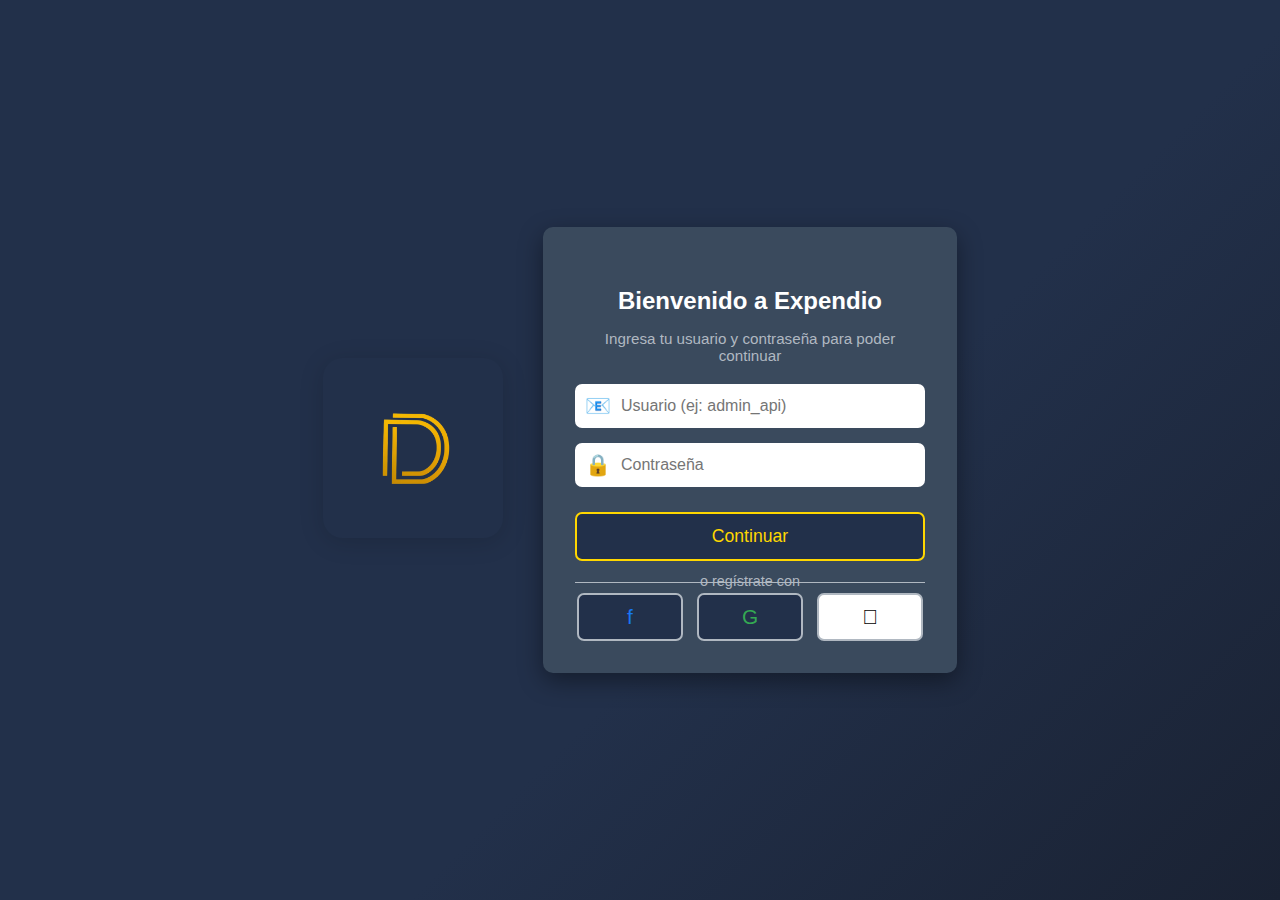
<file: html/login.html>
<!DOCTYPE html>
<html lang="es">
<head>
    <meta charset="UTF-8">
    <title>Login Expendio</title>
    <link rel="stylesheet" href="../css/styles.css">
    <link rel="icon" type="image/x-icon" href="../img/favicon.ico">
</head>
<body class="login-bg">
    <div class="login-flex-container">
        <div class="login-logo">
            <img src="../img/logo.png" alt="Logo Expendio" />
        </div>
        <div class="login-container">
            <h2>Bienvenido a Expendio</h2>
            <p class="login-subtitle">Ingresa tu usuario y contraseña para poder continuar</p>
            
            <form id="loginForm">
                <div class="login-input">
                    <span class="login-icon">📧</span>
                    <input type="text" id="nombre_usuario" placeholder="Usuario (ej: admin_api)" required>
                </div>
                <div class="login-input">
                    <span class="login-icon">🔒</span>
                    <input type="password" id="contrasena" placeholder="Contraseña" required>
                </div>
                <button type="submit" class="login-btn" id="continuar-btn">
                    Continuar
                    <span class="spinner" id="spinner" style="display:none;"></span>
                </button>
            </form>

            <div class="login-divider">o regístrate con</div>
            <div class="login-social">
                <button class="social-btn facebook">f</button>
                <button class="social-btn google">G</button>
                <button class="social-btn apple"></button>
            </div>
        </div>
    </div>

    <script src="../js/login.js"></script>
</body>
</html>
</file>
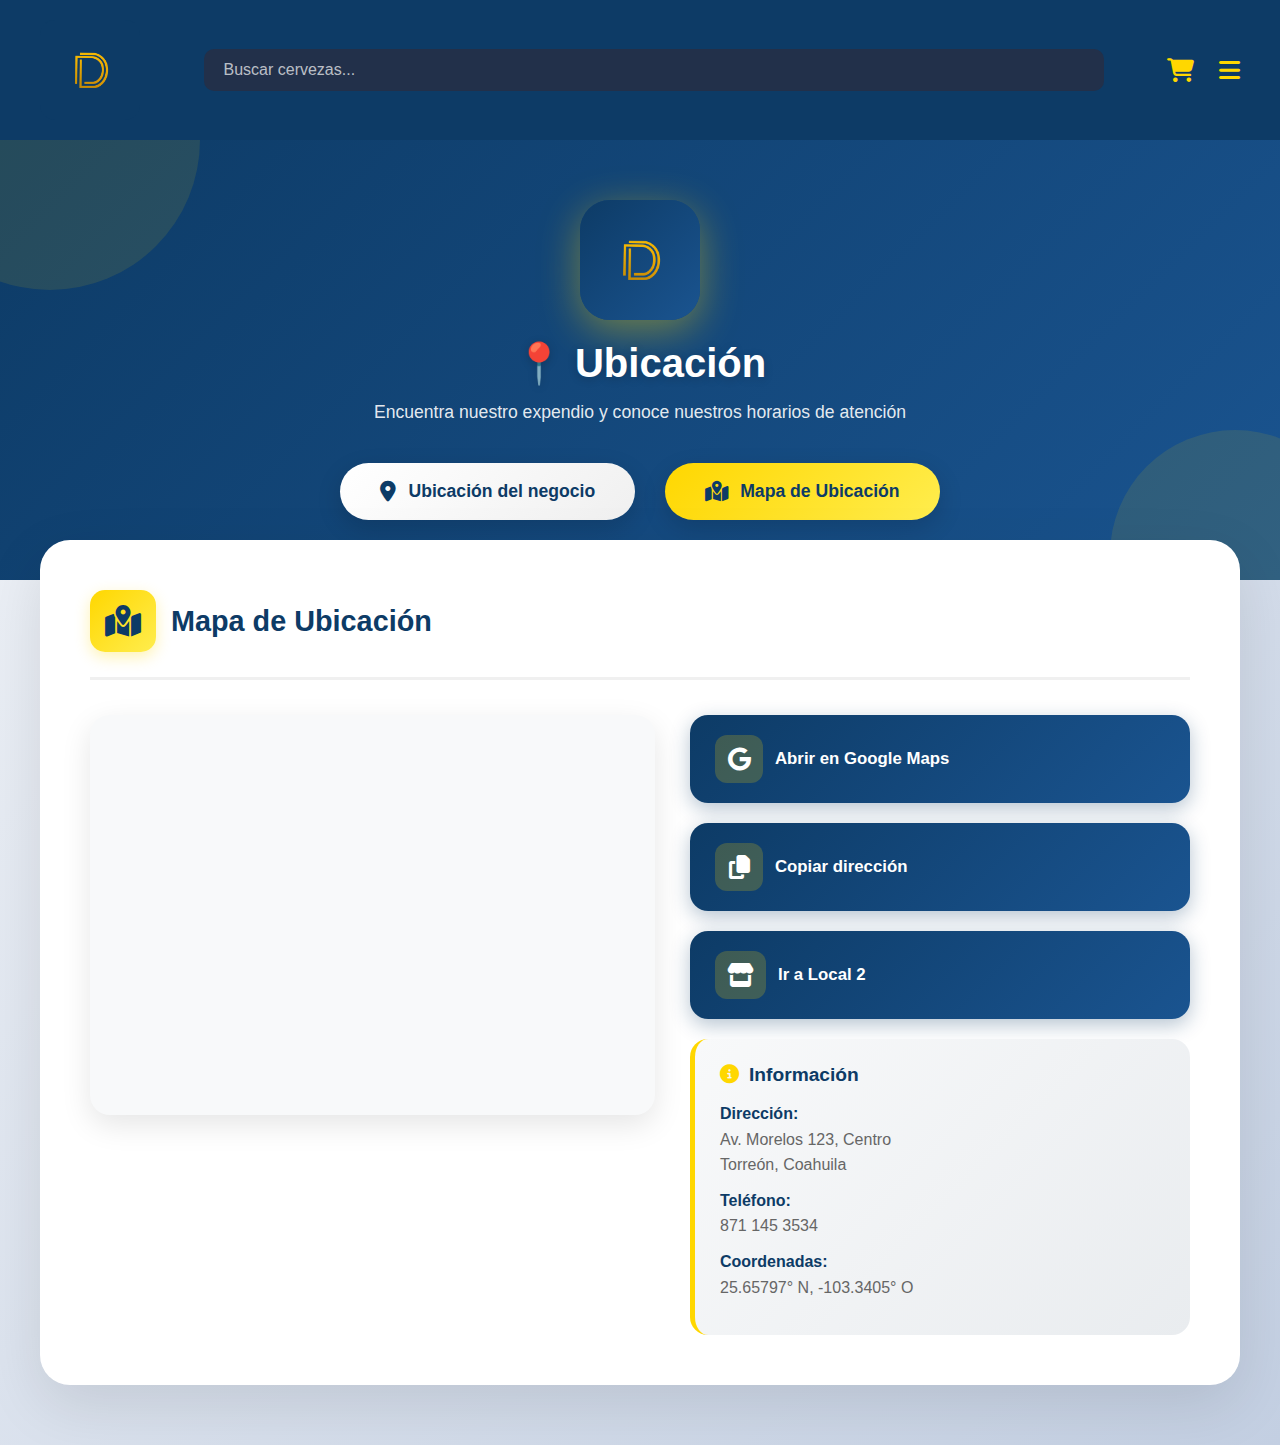
<file: html/MapaUbicacion.html>
<!DOCTYPE html>
<html lang="es">
<head>
    <meta charset="UTF-8">
    <meta name="viewport" content="width=device-width, initial-scale=1.0">
    <title>Mapa de Ubicación - Expendio</title>
    <link rel="stylesheet" href="https://cdnjs.cloudflare.com/ajax/libs/font-awesome/6.4.2/css/all.min.css">
    <link rel="stylesheet" href="../css/MapaUbicacion.css">
</head>
<body>
    <!-- Header -->
    <header class="header">
        <a href="menu.html">
        <div class="logo"><img src="../img/logo.png" alt="Logo"></div> </a>
        <div class="search-bar">
            <input type="text" placeholder="Buscar cervezas...">
        </div>
        <div class="header-icons">
            <i class="fa-solid fa-cart-shopping"></i>
            <i class="fa-solid fa-bars"></i>
        </div>
    </header>

    <!-- Hero Banner -->
    <section class="hero-banner">
        <div class="hero-content">
            <div class="hero-logo"><img src="../img/logo.png" alt="Logo"></div>
            <h1 class="hero-title">📍 Ubicación</h1>
            <p class="hero-subtitle">Encuentra nuestro expendio y conoce nuestros horarios de atención</p>
            <div class="action-buttons">
                     <a href="Ubicacion.html" class="action-btn">
                    <i class="fa-solid fa-location-dot"></i>
                    Ubicación del negocio
                    </a> 
    
                <button class="action-btn active">
                    <i class="fa-solid fa-map-location-dot"></i>
                    Mapa de Ubicación
                </button>
            </div>
        </div>
    </section>

    <!-- Contenido Principal -->
    <main class="main-container">
        <!-- Card del Mapa -->
        <div class="map-card">
            <div class="card-header">
                <i class="fa-solid fa-map-marked-alt"></i>
                <h2>Mapa de Ubicación</h2>
            </div>

            <div class="map-content">
                <!-- Mapa -->
                <div class="map-container">
                    <iframe 
                        class="map-image"
                        src="https://www.google.com/maps/embed?pb=!4v1766522126584!6m8!1m7!1sxVQ1oOAn6HW3AR4ULhfPhQ!2m2!1d25.53450845703981!2d-103.2209098489051!3f339.39268884733923!4f-3.0695354395474936!5f0.7820865974627469"
                        allowfullscreen
                        loading="lazy"
                        referrerpolicy="no-referrer-when-downgrade">
                        </iframe>
                </div>

                <!-- Botones de acción -->
                <div class="action-sidebar">
                    <button class="map-action-btn" onclick="abrirGoogleMaps()">
                        <i class="fa-brands fa-google"></i>
                        <span>Abrir en Google Maps</span>
                    </button>


                    <button class="map-action-btn" onclick="copyAddress()">
                        <i class="fa-solid fa-copy"></i>
                        <span>Copiar dirección</span>
                    </button>

                    <button class="map-action-btn" id="btnCambiarLocal" onclick="toggleLocal()">
                    <i class="fa-solid fa-store"></i>
                    <span>Ir a Local 2</span>
                    </button>

                    <div class="map-info">
                        <h3><i class="fa-solid fa-info-circle"></i> Información</h3>
                        <p><strong>Dirección:</strong><br>Av. Morelos 123, Centro<br>Torreón, Coahuila</p>
                        <p><strong>Teléfono:</strong><br>871 145 3534</p>
                        <p><strong>Coordenadas:</strong><br>25.65797° N, -103.3405° O</p>
                    </div>
                </div>
            </div>
        </div>
    </main>

   

    <script src="../js/MapaUbicacion.js"></script>
</body>
</html>
</file>
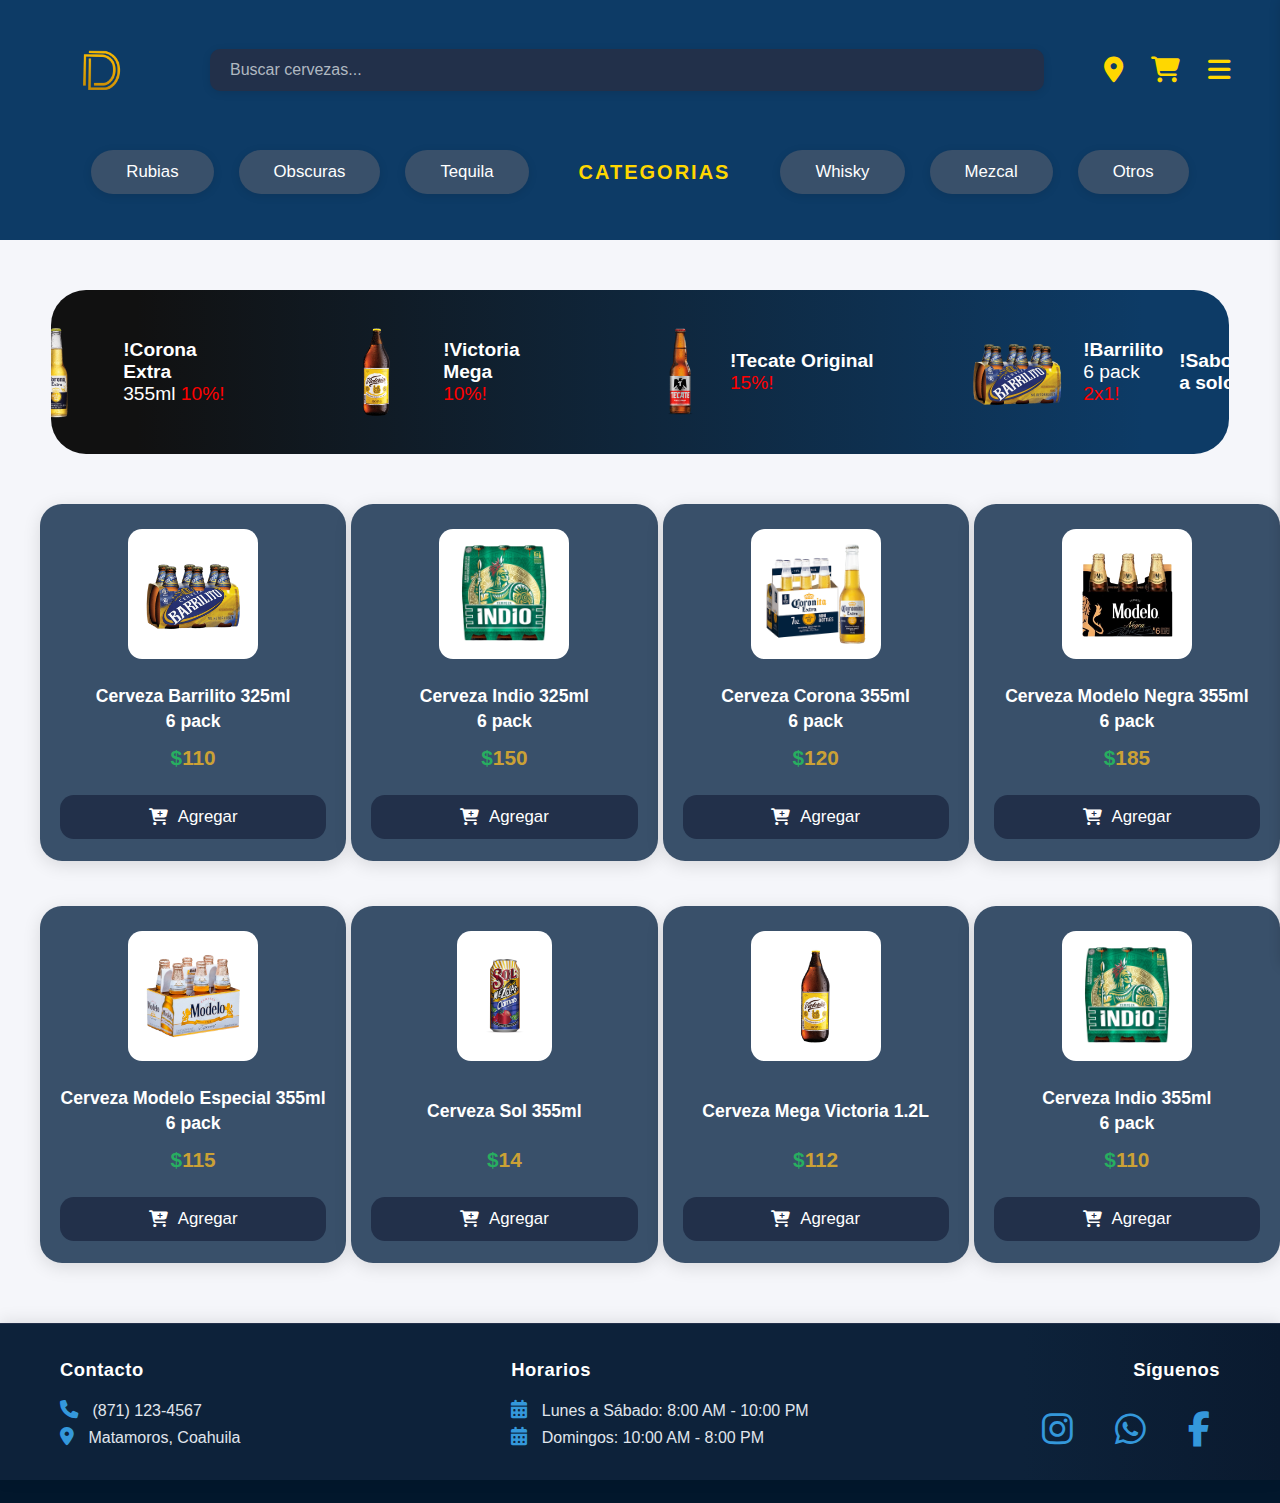
<file: html/menu.html>
<!DOCTYPE html>
<html lang="es">
<head>
    <meta charset="UTF-8">
    <title>Menú Expendio</title>
    <link rel="stylesheet" href="../css/styles.css">
    <!-- Puedes usar Font Awesome para los íconos -->
    <link rel="stylesheet" href="https://cdnjs.cloudflare.com/ajax/libs/font-awesome/6.4.2/css/all.min.css">
</head>
<body>
    <div class="menu-header">
        <div class="menu-header-top">
            <img src="../img/logo.png" alt="Logo" class="menu-logo">
            <input type="text" class="menu-search" placeholder="Buscar cervezas...">
            <div class="menu-icons">
                <i class="fa-solid fa-location-dot"></i>
                <i class="fa-solid fa-cart-shopping"></i>
                <i class="fa-solid fa-bars menu-toggle"></i>
            </div>
        </div>
        <div class="menu-categorias">
            <button class="categoria-btn">Rubias</button>
            <button class="categoria-btn">Obscuras</button>
            <button class="categoria-btn">Tequila</button>
            <span class="categoria-titulo">CATEGORIAS</span>
            <button class="categoria-btn">Whisky</button>
            <button class="categoria-btn">Mezcal</button>
            <button class="categoria-btn">Otros</button>
        </div>
    </div>
    <div class="ofertas-barra-container">
        <div class="ofertas-barra" id="ofertasBarra">
            <div class="oferta">
                <img src="../img/corona.png" alt="Corona" />
                <span><b>!Corona Extra </b><br>355ml <span style="color:red;">10%!</span></span>
            </div>
            <div class="oferta">
                <img src="../img/victoria.png" alt="Victoria" />
                <span><b>!Victoria Mega</b><br><span style="color:red;">10%!</span></span>
            </div>
            <div class="oferta">
                <img src="../img/tecateoriginal.png" alt="Tecate" />
                <span><b>!Tecate Original</b><br><span style="color:red;">15%!</span></span>
            </div>
            <div class="oferta">
                <img src="../img/barrilito.png" alt="Barrilito" />
                <span><b>!Barrilito</b><br>6 pack <span style="color:red;">2x1!</span></span>
                <span><b>!Sabor a solo</b></span>
            </div>
            <!-- Duplicados para scroll infinito -->
            <div class="oferta">
                <img src="../img/corona.png" alt="Corona" />
                <span><b>!Corona Extra</b><br>355ml <span style="color:red;">10%!</span></span>
            </div>
            <div class="oferta">
                <img src="../img/victoria.png" alt="Victoria" />
                <span><b>!Victoria Mega</b><br><span style="color:red;">10%!</span></span>
            </div>
            <div class="oferta">
                <img src="../img/tecateoriginal.png" alt="Tecate" />
                <span><b>!Tecate Original</b><br><span style="color:red;">15%!</span></span>
            </div>
            <div class="oferta">
                <img src="../img/barrilito.png" alt="Barrilito" />
                <span><b>!Barrilito</b><br>6 pack <span style="color:red;">2x1!</span></span>
                <span><b>!Sabor a solo</b></span>
            </div>
        </div>
    </div>
    <div class="productos-container">
        <div class="producto-card">
            <div class="producto-img">
                <img src="../img/barrilito.png" alt="Barrilito 6 pack">
            </div>
            <div class="producto-info">
                <h3>Cerveza Barrilito 325ml<br>6 pack</h3>
                <span class="producto-precio"><span class="moneda">$</span>110</span>
            </div>
            <button class="btn-agregar">
                <i class="fa-solid fa-cart-plus"></i> Agregar
            </button>
        </div>
        <div class="producto-card">
            <div class="producto-img">
                <img src="../img/indio.png" alt="Indio 6 pack">
            </div>
            <div class="producto-info">
                <h3>Cerveza Indio 325ml<br>6 pack</h3>
                <span class="producto-precio"><span class="moneda">$</span>150</span>
            </div>
            <button class="btn-agregar">
                <i class="fa-solid fa-cart-plus"></i> Agregar
            </button>
        </div>
        <div class="producto-card">
            <div class="producto-img">
                <img src="../img/coronitapack.png" alt="Corona 6 pack">
            </div>
            <div class="producto-info">
                <h3>Cerveza Corona 355ml<br>6 pack</h3>
                <span class="producto-precio"><span class="moneda">$</span>120</span>
            </div>
            <button class="btn-agregar">
                <i class="fa-solid fa-cart-plus"></i> Agregar
            </button>
        </div>
        <div class="producto-card">
            <div class="producto-img">
                <img src="../img/modelonegra.png" alt="Modelo 6 pack">
            </div>
            <div class="producto-info">
                <h3>Cerveza Modelo Negra 355ml<br>6 pack</h3>
                <span class="producto-precio"><span class="moneda">$</span>185</span>
            </div>
            <button class="btn-agregar">
                <i class="fa-solid fa-cart-plus"></i> Agregar
            </button>
        </div>
        <div class="producto-card">
            <div class="producto-img">
                <img src="../img/modeloespecial.png" alt="Modelo Especial 6 pack">
            </div>
            <div class="producto-info">
                <h3>Cerveza Modelo Especial 355ml<br>6 pack</h3>
                <span class="producto-precio"><span class="moneda">$</span>115</span>
            </div>
            <button class="btn-agregar">
                <i class="fa-solid fa-cart-plus"></i> Agregar
            </button>
        </div>
        <div class="producto-card">
            <div class="producto-img">
                <img src="../img/sol.png" alt="Sol 6 pack">
            </div>
            <div class="producto-info">
                <h3>Cerveza Sol 355ml<br></h3>
                <span class="producto-precio"><span class="moneda">$</span>14</span>
            </div>
            <button class="btn-agregar">
                <i class="fa-solid fa-cart-plus"></i> Agregar
            </button>
        </div>
        <div class="producto-card">
            <div class="producto-img">
                <img src="../img/victoria.png" alt="Mega Victoria 1.2L pack">
            </div>
            <div class="producto-info">
                <h3>Cerveza Mega Victoria 1.2L<br></h3>
                <span class="producto-precio"><span class="moneda">$</span>112</span>
            </div>
            <button class="btn-agregar">
                <i class="fa-solid fa-cart-plus"></i> Agregar
            </button>
        </div>
        <div class="producto-card">
            <div class="producto-img">
                <img src="../img/indio.png" alt="Indio 6 pack">
            </div>
            <div class="producto-info">
                <h3>Cerveza Indio 355ml<br>6 pack</h3>
                <span class="producto-precio"><span class="moneda">$</span>110</span>
            </div>
            <button class="btn-agregar">
                <i class="fa-solid fa-cart-plus"></i> Agregar
            </button>
        </div>
        <!-- Repite más tarjetas según tus productos -->           
    </div>
    <div class="barra-inferior">
        <div class="footer-expendio">
            <div class="footer-section">
                <strong>Contacto</strong>
                <div><i class="fa-solid fa-phone"></i> (871) 123-4567</div>
                <div><i class="fa-solid fa-location-dot"></i> Matamoros, Coahuila</div>
            </div>
            <div class="footer-section">
                <strong>Horarios</strong>
                <div><i class="fa-solid fa-calendar-days"></i> Lunes a Sábado: 8:00 AM - 10:00 PM</div>
                <div><i class="fa-solid fa-calendar-days"></i> Domingos: 10:00 AM - 8:00 PM</div>
            </div>
            <div class="footer-section footer-social">
                <strong>Síguenos</strong>
                <div class="footer-icons">
                    <a href="#" title="Instagram"><i class="fa-brands fa-instagram"></i></a>
                    <a href="#" title="WhatsApp"><i class="fa-brands fa-whatsapp"></i></a>
                    <a href="#" title="Facebook"><i class="fa-brands fa-facebook-f"></i></a>
                </div>
            </div>
        </div>
    </div>
    <!-- Overlay para cerrar la barra lateral al hacer clic fuera -->
    <div id="sidebar-overlay" style="display:none; position:fixed; top:0; left:0; width:100vw; height:100vh; background:rgba(0,0,0,0.3); z-index:9998;"></div>

    <!-- Barra lateral -->
    <div id="sidebar" class="sidebar">
        <button class="close-btn" id="closeSidebar">&times;</button>
        <ul>
            <li><a href="#">Ofertas</a></li>
            <li><a href="#">Cervezas</a></li>
            <li><a href="#">Marcas</a></li>
            <li><a href="#">Perfil</a></li>
        </ul>
    </div>

    <script src="../js/menu.js"></script>
</body>
</html>
</file>
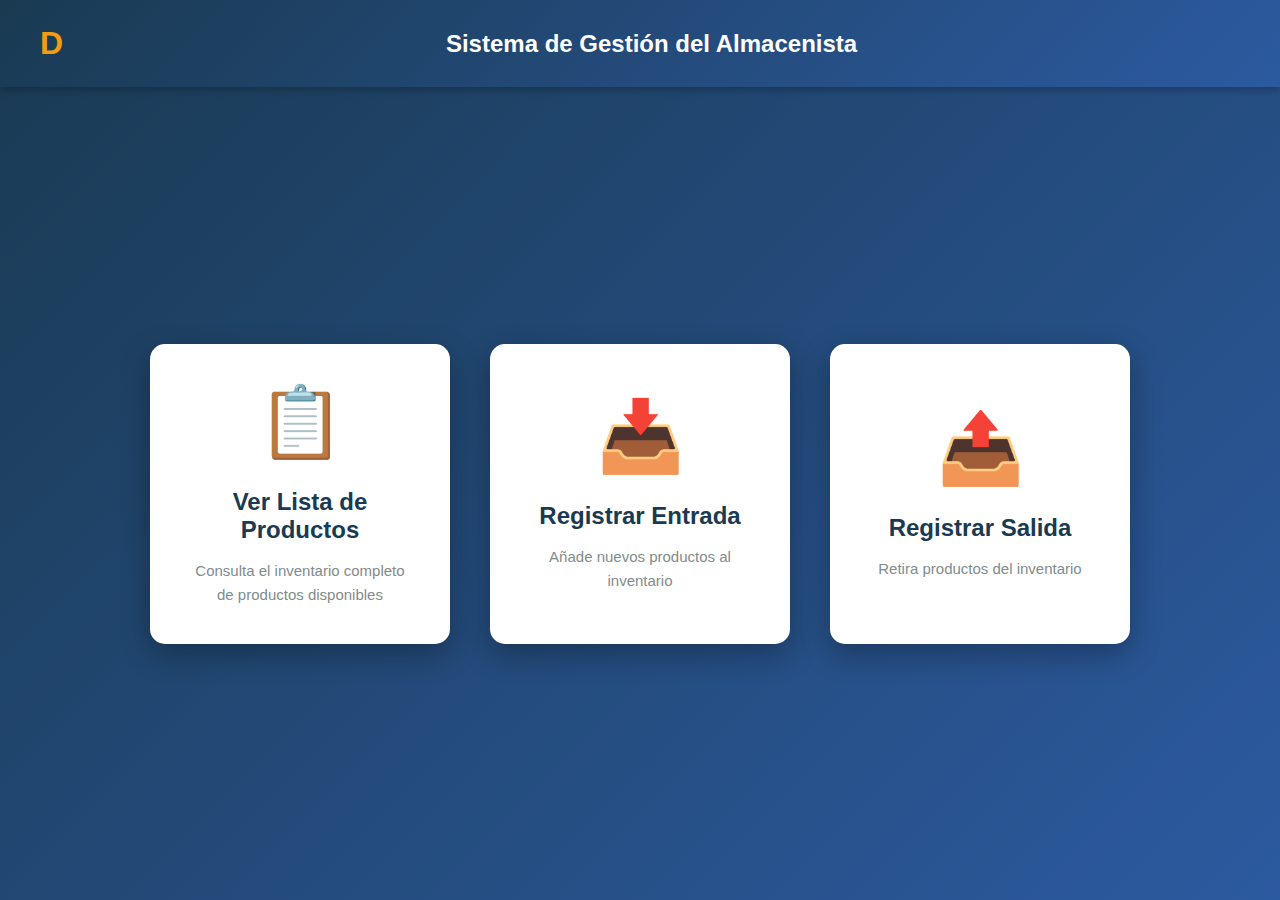
<file: html/MenuAlmacen.html>
<!DOCTYPE html>
<html lang="es">
<head>
    <meta charset="UTF-8">
    <meta name="viewport" content="width=device-width, initial-scale=1.0">
    <title>Sistema de Inventario</title>
    <style>
        * {
            margin: 0;
            padding: 0;
            box-sizing: border-box;
        }

        body {
            font-family: 'Segoe UI', Tahoma, Geneva, Verdana, sans-serif;
            background: linear-gradient(135deg, #1a3a52 0%, #2c5aa0 100%);
            min-height: 100vh;
            display: flex;
            flex-direction: column;
        }

        /* ESTILOS HEADER */
        .header {
            background: linear-gradient(135deg, #1a3a52 0%, #2c5aa0 100%);
            color: white;
            padding: 25px 40px;
            display: flex;
            justify-content: space-between;
            align-items: center;
            box-shadow: 0 4px 6px rgba(0, 0, 0, 0.2);
        }

        .header-logo {
            font-size: 32px;
            font-weight: bold;
            color: #f39c12;
        }

        .header-title {
            flex: 1;
            text-align: center;
            font-size: 24px;
            font-weight: 600;
        }

        .user-section {
            display: flex;
            align-items: center;
            gap: 15px;
        }

        .user-icon {
            font-size: 24px;
        }

        /* ESTILOS MENÚ PRINCIPAL */
        .main-content {
            display: flex;
            flex-wrap: wrap;
            justify-content: center;
            align-items: center;
            gap: 40px;
            padding: 60px 40px;
            flex: 1;
        }

        .menu-card {
            background: white;
            padding: 50px 40px;
            border-radius: 15px;
            box-shadow: 0 10px 30px rgba(0, 0, 0, 0.3);
            width: 300px;
            height: 300px;
            text-align: center;
            cursor: pointer;
            transition: transform 0.3s, box-shadow 0.3s, border 0.3s;
            border: 3px solid transparent;
            text-decoration: none;
            color: inherit;
            display: flex;
            flex-direction: column;
            justify-content: center;
            align-items: center;
        }

        .menu-card:hover {
            transform: translateY(-10px);
            box-shadow: 0 15px 40px rgba(0, 0, 0, 0.4);
            border-color: #f39c12;
        }

        .menu-icon {
            font-size: 70px;
            margin-bottom: 25px;
        }

        .menu-card h2 {
            color: #1a3a52;
            font-size: 24px;
            margin-bottom: 15px;
        }

        .menu-card p {
            color: #7f8c8d;
            font-size: 15px;
            line-height: 1.6;
        }

        @media (max-width: 768px) {
            .main-content {
                flex-direction: column;
                gap: 30px;
                padding: 40px 20px;
            }

            .menu-card {
                width: 100%;
                max-width: 350px;
            }

            .header {
                flex-direction: column;
                gap: 15px;
                padding: 20px;
            }

            .header-title {
                font-size: 20px;
            }
        }
    </style>
</head>
<body>
    <!-- HEADER -->
    <div class="header">
        <div class="header-logo">D</div><!--hay que cambiar esta por la imagen del -->
        <div class="header-title">Sistema de Gestión del Almacenista</div>
    </div>

    <!-- CONTENIDO PRINCIPAL -->
    <div class="main-content">
        <a href="Almacen2.html" class="menu-card">
            <div class="menu-icon">📋</div>
            <h2>Ver Lista de Productos</h2>
            <p>Consulta el inventario completo de productos disponibles</p>
             
        </a>

        <a href="registrarEntrada.html" class="menu-card">
            <div class="menu-icon">📥</div>
            <h2>Registrar Entrada</h2>
            <p>Añade nuevos productos al inventario</p>
        </a>

        <a href="salidas.html" class="menu-card">
            <div class="menu-icon">📤</div>
            <h2>Registrar Salida</h2>
            <p>Retira productos del inventario</p>
        </a>
    </div>

</body>
</html>
</file>
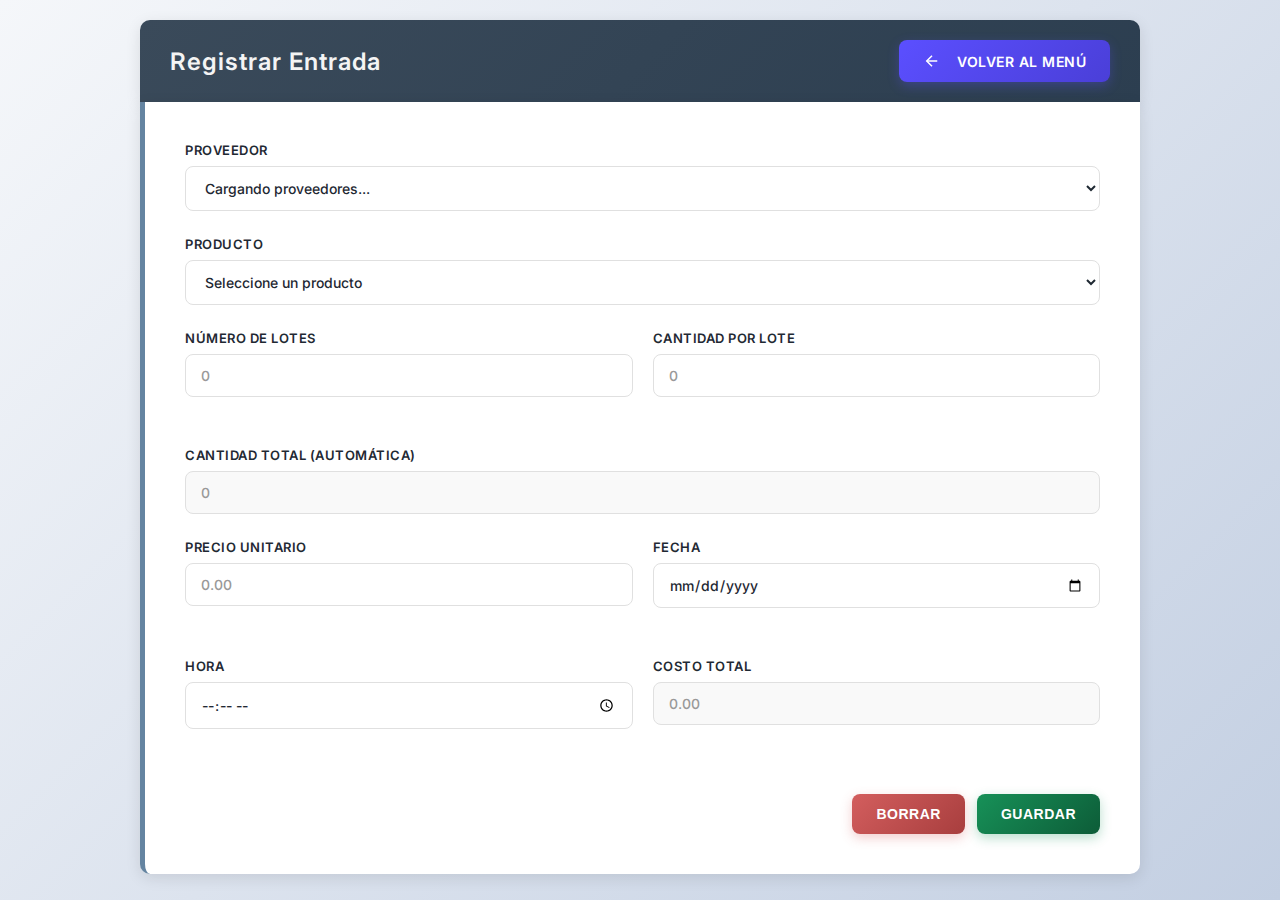
<file: html/registrarEntrada.html>
<!DOCTYPE html>
<html lang="es">
<head>
    <meta charset="UTF-8">
    <meta name="viewport" content="width=device-width, initial-scale=1.0">
    <link rel="preconnect" href="https://fonts.googleapis.com">
    <link rel="preconnect" href="https://fonts.gstatic.com" crossorigin>
    <link href="https://fonts.googleapis.com/css2?family=Inter:wght@400;500;600;700&display=swap" rel="stylesheet">
    <title>Registrar Entrada</title>
    <link rel="stylesheet" href="../css/registrarEntrada.css">
</head>
<body>

<div class="container">
    <header class="encabezado">
        <div class="encabezado-izquierdo">
            <span class="encabezado-texto">Registrar Entrada</span>
        </div>
        <div class="encabezado-derecho">
            <a href="MenuAlmacen.html" class="boton boton-volver-menu">
                <svg width="18" height="18" viewBox="0 0 24 24" fill="none" stroke="currentColor" stroke-width="2">
                    <line x1="19" y1="12" x2="5" y2="12"></line>
                    <polyline points="12 19 5 12 12 5"></polyline>
                </svg>
                Volver al Menú
            </a>
        </div>
    </header>

    <div class="contenedor-formulario">
        <form id="formularioEntrada">
            <div class="grupo-input">
                <label for="proveedor">Proveedor</label>
                <select id="proveedor" required>
                    <option value="">Cargando proveedores...</option>
                </select>
            </div>

            <div class="grupo-input">
                <label for="producto">Producto</label>
                <select id="producto" required>
                    <option value="">Seleccione un producto</option>
                </select>
            </div>

            <div class="fila-doble">
                <div class="grupo-input">
                    <label for="lotes">Número de Lotes</label>
                    <input type="number" id="lotes" placeholder="0" min="1" required>
                </div>
                <div class="grupo-input">
                    <label for="cantidadPorLote">Cantidad por Lote</label>
                    <input type="number" id="cantidadPorLote" placeholder="0" min="1" required>
                </div>
            </div>

            <div class="grupo-input">
                <label for="cantidad">Cantidad Total (automática)</label>
                <input type="number" id="cantidad" placeholder="0" readonly>
            </div>

            <div class="fila-doble">
                <div class="grupo-input">
                    <label for="precioUnitario">Precio Unitario</label>
                    <input type="number" id="precioUnitario" placeholder="0.00" step="0.01" min="0" required>
                </div>
                <div class="grupo-input">
                    <label for="fecha">Fecha</label>
                    <input type="date" id="fecha" required>
                </div>
            </div>

            <div class="fila-doble">
                <div class="grupo-input">
                    <label for="hora">Hora</label>
                    <input type="time" id="hora" required>
                </div>
                <div class="grupo-input">
                    <label for="costoTotal">Costo Total</label>
                    <input type="number" id="costoTotal" placeholder="0.00" step="0.01" readonly>
                </div>
            </div>

            <div class="contenedor-botones">
                <button type="button" class="boton boton-borrar" id="btnCancelar">Borrar</button>
                <button type="submit" class="boton boton-guardar">Guardar</button>
            </div>
        </form>
    </div>
</div>

<!-- Modal Guardar -->
<div id="modalGuardar" class="modal">
    <div class="modal-contenido">
        <h2>Confirmar Datos</h2>

        <div class="modal-datos">
            <p><strong>Proveedor:</strong> <span id="modalProveedor"></span></p>
            <p><strong>Lotes:</strong> <span id="modalLotes"></span></p>
            <p><strong>Cantidad por lote:</strong> <span id="modalCantidadPorLote"></span></p>
            <p><strong>Cantidad total:</strong> <span id="modalCantidad"></span></p>
            <p><strong>Precio Unitario:</strong> $<span id="modalPrecio"></span></p>
            <p><strong>Fecha:</strong> <span id="modalFecha"></span></p>
            <p><strong>Hora:</strong> <span id="modalHora"></span></p>
            <p><strong>Costo Total:</strong> $<span id="modalTotal"></span></p>
        </div>

        <div class="modal-botones">
            <button class="boton boton-cancelar" id="cancelarGuardar">Cancelar</button>
            <button class="boton boton-editar" id="editarGuardar">Editar</button>
            <button class="boton boton-guardar" id="confirmarGuardar">Confirmar</button>
        </div>
    </div>
</div>
<script src="../js/registrarEntrada.js"></script>
</body>
</html>
</file>
<file: estilo.css>
body{
    font-family: Arial, sans-serif;
    margin: 0;
    padding: 0;
    background-color: aliceblue;
}

.parent {
    display: grid;
    grid-template-columns: repeat(5, 1fr);
    grid-template-rows: auto auto 1fr;
    height: 100vh;
    gap: 5px;
}
    
.div1 {
    grid-column: span 5 / span 5;
    background-color: #3A4A5A;
    display: flex;
    justify-content: space-between;
    height: 60px;
    padding: 0 10px;
}

.div2 {
    grid-column: span 5 / span 5;
    grid-row-start: 2;
    background-color: #6484a1;
    border-radius: 5px;
    margin: 10px 15px;
    padding: 0 15px;
    color: white;
    height: 40px;
    display: flex;          
    align-items: center;     
    justify-content: flex-start;
}


.div2 h2 {
    margin: 0;   
}


.div3 {
    grid-column: span 5 / span 5;
    grid-row: span 3 / span 3;
    grid-row-start: 3;
    background-color: white;
    border-radius: 5px;
    margin: 10px 15px;
    padding: 10px;
    overflow: auto;
    margin-top: 0px;
    border-left: solid 3px #7b98b3;;
    box-shadow: 2px 4px 8px rgba(0,0,0,0.10);
}
        
        
.div1 div{
    display: flex;
    align-content: center;
    align-items:center;
    margin: 10px;
    gap: 5px;
}
.div1 #logo{
    align-items: baseline;
}

h1{
color: beige;
}

.div1 p{
    color: beige;
    font-size: 20px;
}




.parent3 {
    display: grid;
    grid-template-columns: repeat(5, 1fr);
    grid-template-rows: min-content;
    padding: 5px;
    gap: 5px;
}
    

.div2-3 {
    grid-column: span 2 / span 2;
    justify-content: center;
    align-content: center;
}

.div3-3 {
    grid-column: span 2 / span 2;
    grid-column-start: 4;
    justify-content: center;
    align-content: center;
}
.div1-3{
    padding: 20px;
}

.div4-3 {
    grid-row-start: 2;
    padding: 20px;
}

.div5-3 {
    grid-column: span 2 / span 2;
    grid-row-start: 2;
}

.div6-3 {
    grid-column: span 2 / span 2;
    grid-column-start: 4;
    grid-row-start: 2;
}
.div2-3, .div3-3, .div5-3, .div6-3{
    padding: 10px;
}

.div7-3 {
    grid-column: span 2 / span 2;
    grid-row-start: 3;
    display: flex;
    align-content: center;
    align-items: center;
}

.div7-3 h3{
    margin-left: 7px;
}
.div8-3 {
    grid-column: span 5 / span 5;
    grid-row: span 3 / span 3;
    grid-row-start: 4;
    margin-top: -20px;
    align-self: start; 
}

.div9-3 {
    grid-column-start: 5;
    grid-row-start: 7;
    width: 290px;
    align-content: end;
    margin: 0px;
    margin-top: 40px;
}
      
button {
    border: none;
    text-align: center;
    border-radius: 5px;
    cursor: pointer;
    color:beige;
    gap: 10px;
    padding: 8px;
    font-size: 15px;
    width: 120px;
}

#env{
    background-color: #179158;
}
#can{
    background-color: #d35e5e;
    margin-left: 25px;
}

.div9-3 img{
    margin-right: 5px;
}

#can:hover{
    background-color: #992e2e;
    box-shadow: 2px 4px 8px rgba(0,0,0,0.10);
}
#env:hover{
    background-color: #053a21;
    box-shadow: 2px 4px 15px rgba(0,0,0,0.20);
}

.div2-3 div{
    background-color: rgb(178, 190, 190);
    border-radius: 5px;
}
.div3-3 div{
    background-color: rgb(178, 190, 190);
    border-radius: 5px;
}


.parent8 {
    display: grid;
    grid-template-columns: repeat(8, 1fr);
    grid-template-rows: auto auto auto;
    border: solid 2px rgb(111, 114, 116);
  background-color: #2C3E50;
}
    
.div1-8 {
    grid-column: span 4 / span 4;
    border: solid 1px rgb(111, 114, 116);
    padding: 0px 20px 0px 20px;
}

.div2-8 {
    grid-column: span 2 / span 2;
    grid-column-start: 5;
    border: solid 1px rgb(111, 114, 116);
    padding: 0px 20px 0px 20px;
}

.div3-8 {
    grid-column: span 2 / span 2;
    grid-column-start: 7;
    border: solid 1px rgb(111, 114, 116);
    padding: 0px 20px 0px 20px;
}

.div4-8 {
    grid-column: span 4 / span 4;
    grid-row-start: 2;
    border: solid 1px rgb(111, 114, 116);
    align-content: center;
    padding: 10px 20px 10px 27px;
    background-color: rgb(216, 215, 215);
}

.div5-8 {
    grid-column: span 2 / span 2;
    grid-column-start: 5;
    grid-row-start: 2;
    border: solid 1px rgb(111, 114, 116);
    align-content: center;
    text-align: center;
    padding: 0px 20px 0px 20px;
    background-color: rgb(216, 215, 215);
}

.div6-8 {
    grid-column: span 2 / span 2;
    grid-column-start: 7;
    grid-row-start: 2;
    border: solid 1px rgb(111, 114, 116);
    align-content: center;
    text-align: center;
    padding: 0px 20px 0px 20px;
    background-color: rgb(216, 215, 215);
}

.div7-8 {
    grid-column: span 2 / span 2;
    grid-row-start: 3;
    border: solid 1px rgb(111, 114, 116);
    align-content: center;
    padding: 0px 20px 0px 20px;
}

.div8-8 {
    grid-column: span 6 / span 6;
    grid-column-start: 3;
    grid-row-start: 3;
    border: solid 1px rgb(111, 114, 116);
    align-content: center;
    text-align:right;
    padding: 0px 20px 0px 20px;
  background-color: #34495E;
  color: white;
}
        
h4, h5{
color: #1F2933;
margin: 7px;
}

h4{
    color: #f4f4f4;
}

#color{
    color: #1F2933;
}
.div5-3 select,
.div6-3 select {
    width: 100%;
    padding: 12px 15px;
    background-color: #fff;
    border: 1px solid #999;
    border-radius: 8px;
    font-size: 16px;
    cursor: pointer;
    appearance: none;
    outline: none;
    font-weight: 500;
    color: #1F2933;
}

.div5-3,
.div6-3 {
    position: relative;
}

.div5-3::after,
.div6-3::after {
    content: "▼";
    font-size: 14px;
    color: #1F2933;
    position: absolute;
    right: 15px;
    top: 50%;
    transform: translateY(-50%);
    pointer-events: none;
}

.div5-3 select:hover,
.div6-3 select:hover {
    background-color: #f4f4f4;
}

.div5-3 select:focus,
.div6-3 select:focus {
    box-shadow: 0 0 6px rgba(0,0,0,0.15);
    border-color: #666;
}


#fechaActual,
#horaActual {
    width: 100%;
    height: 30px;
    padding: 0 10px;
    background-color: #fff;
    border: 1px solid #999;
    border-radius: 8px;
    font-size: 15px;
    color: #1F2933;
    font-weight: 500;
    display: flex;
    align-items: center;
    justify-content: space-between;
    box-sizing: border-box;
}

#fechaActual img,
#horaActual img {
    width: 18px;
    height: 18px;
}


@media (max-width: 768px) {

    .div1 {
        flex-direction: row;
        justify-content: space-between;
        align-items: center;
        padding: 5px 10px;
    }

    .div1 div {
        display: flex;
        align-items: center;
        gap: 6px;
    }

    .div1 h1 {
        font-size: 20px;
    }

    .div2 {
        text-align: center;
        padding: 10px 0;
    }

    .parent3 {
        display: flex;
        flex-direction: column;
        gap: 10px;
        width: 100%;
        padding: 10px;
    }

    .parent3 > div {
        width: 100%;
    }

    .div2-3,
    .div3-3 {
        display: flex;
        width: 100%;
    }

    #fechaActual,
    #horaActual {
        width: 100%;
        font-size: 15px;
        height: 34px;
    }

    .div4-3 {
        width: 100%;
    }

    .div5-3,
    .div6-3 {
        display: flex;
        align-items: center;
        width: 100%;
        height: auto;
    }

    .div5-3 select,
    .div6-3 select {
        width: 100%;
        height: 45px;
        font-size: 15px;
    }

    .div7-3 {
        display: flex;
        align-items: center;
        gap: 8px;
        padding-top: 10px;
    }

    .div8-3 {
        width: 100%;
        overflow-x: auto;
    }

    .parent8 {
        display: grid;
        grid-template-columns: 1fr 1fr 1fr;
        gap: 8px;
        min-width: 600px;
        padding: 8px;
    }

    .div9-3 {
        display: flex;
        justify-content: center;
        gap: 12px;
        padding-top: 10px;
    }

    .div9-3 button {
        display: flex;
        align-items: center;
        gap: 6px;
        padding: 8px 14px;
        font-size: 14px;
    }
}
</file>
<file: Salidas/estilo.css>
body{
    font-family: Arial, sans-serif;
    margin: 0;
    padding: 0;
    background-color: aliceblue;
}

.parent {
    display: grid;
    grid-template-columns: repeat(5, 1fr);
    grid-template-rows: auto auto 1fr;
    height: 100vh;
    gap: 5px;
}
    
.div1 {
    grid-column: span 5 / span 5;
    background-color: #3A4A5A;
    display: flex;
    justify-content: space-between;
    height: 60px;
    padding: 0 10px;
}

.div2 {
    grid-column: span 5 / span 5;
    grid-row-start: 2;
    background-color: #6484a1;
    border-radius: 5px;
    margin: 10px 15px;
    padding: 0 15px;
    color: white;
    height: 40px;
    display: flex;          
    align-items: center;     
    justify-content: flex-start;
}


.div2 h2 {
    margin: 0;   
}


.div3 {
    grid-column: span 5 / span 5;
    grid-row: span 3 / span 3;
    grid-row-start: 3;
    background-color: white;
    border-radius: 5px;
    margin: 10px 15px;
    padding: 10px;
    overflow: auto;
    margin-top: 0px;
    border-left: solid 3px #7b98b3;;
    box-shadow: 2px 4px 8px rgba(0,0,0,0.10);
}
        
        
.div1 div{
    display: flex;
    align-content: center;
    align-items:center;
    margin: 10px;
    gap: 5px;
}
.div1 #logo{
    align-items: baseline;
}

h1{
color: beige;
}

.div1 p{
    color: beige;
    font-size: 20px;
}




.parent3 {
    display: grid;
    grid-template-columns: repeat(5, 1fr);
    grid-template-rows: min-content;
    padding: 5px;
    gap: 5px;
}
    

.div2-3 {
    grid-column: span 2 / span 2;
    justify-content: center;
    align-content: center;
}

.div3-3 {
    grid-column: span 2 / span 2;
    grid-column-start: 4;
    justify-content: center;
    align-content: center;
}
.div1-3{
    padding: 20px;
}

.div4-3 {
    grid-row-start: 2;
    padding: 20px;
}

.div5-3 {
    grid-column: span 2 / span 2;
    grid-row-start: 2;
}

.div6-3 {
    grid-column: span 2 / span 2;
    grid-column-start: 4;
    grid-row-start: 2;
}
.div2-3, .div3-3, .div5-3, .div6-3{
    padding: 10px;
}

.div7-3 {
    grid-column: span 2 / span 2;
    grid-row-start: 3;
    display: flex;
    align-content: center;
    align-items: center;
}

.div7-3 h3{
    margin-left: 7px;
}
.div8-3 {
    grid-column: span 5 / span 5;
    grid-row: span 3 / span 3;
    grid-row-start: 4;
    margin-top: -20px;
    align-self: start; 
}

.div9-3 {
    grid-column-start: 5;
    grid-row-start: 7;
    width: 290px;
    align-content: end;
    margin: 0px;
    margin-top: 40px;
}
      
button {
    border: none;
    text-align: center;
    border-radius: 5px;
    cursor: pointer;
    color:beige;
    gap: 10px;
    padding: 8px;
    font-size: 15px;
    width: 120px;
}

#env{
    background-color: #179158;
}
#can{
    background-color: #d35e5e;
    margin-left: 25px;
}

.div9-3 img{
    margin-right: 5px;
}

#can:hover{
    background-color: #992e2e;
    box-shadow: 2px 4px 8px rgba(0,0,0,0.10);
}
#env:hover{
    background-color: #053a21;
    box-shadow: 2px 4px 15px rgba(0,0,0,0.20);
}

.div2-3 div{
    background-color: rgb(178, 190, 190);
    border-radius: 5px;
}
.div3-3 div{
    background-color: rgb(178, 190, 190);
    border-radius: 5px;
}


.parent8 {
    display: grid;
    grid-template-columns: repeat(8, 1fr);
    grid-template-rows: auto auto auto;
    border: solid 2px rgb(111, 114, 116);
  background-color: #2C3E50;
}
    
.div1-8 {
    grid-column: span 4 / span 4;
    border: solid 1px rgb(111, 114, 116);
    padding: 0px 20px 0px 20px;
}

.div2-8 {
    grid-column: span 2 / span 2;
    grid-column-start: 5;
    border: solid 1px rgb(111, 114, 116);
    padding: 0px 20px 0px 20px;
}

.div3-8 {
    grid-column: span 2 / span 2;
    grid-column-start: 7;
    border: solid 1px rgb(111, 114, 116);
    padding: 0px 20px 0px 20px;
}

.div4-8 {
    grid-column: span 4 / span 4;
    grid-row-start: 2;
    border: solid 1px rgb(111, 114, 116);
    align-content: center;
    padding: 10px 20px 10px 27px;
    background-color: rgb(216, 215, 215);
}

.div5-8 {
    grid-column: span 2 / span 2;
    grid-column-start: 5;
    grid-row-start: 2;
    border: solid 1px rgb(111, 114, 116);
    align-content: center;
    text-align: center;
    padding: 0px 20px 0px 20px;
    background-color: rgb(216, 215, 215);
}

.div6-8 {
    grid-column: span 2 / span 2;
    grid-column-start: 7;
    grid-row-start: 2;
    border: solid 1px rgb(111, 114, 116);
    align-content: center;
    text-align: center;
    padding: 0px 20px 0px 20px;
    background-color: rgb(216, 215, 215);
}

.div7-8 {
    grid-column: span 2 / span 2;
    grid-row-start: 3;
    border: solid 1px rgb(111, 114, 116);
    align-content: center;
    padding: 0px 20px 0px 20px;
}

.div8-8 {
    grid-column: span 6 / span 6;
    grid-column-start: 3;
    grid-row-start: 3;
    border: solid 1px rgb(111, 114, 116);
    align-content: center;
    text-align:right;
    padding: 0px 20px 0px 20px;
  background-color: #34495E;
  color: white;
}
        
h4, h5{
color: #1F2933;
margin: 7px;
}

h4{
    color: #f4f4f4;
}

#color{
    color: #1F2933;
}
.div5-3 select,
.div6-3 select {
    width: 100%;
    padding: 12px 15px;
    background-color: #fff;
    border: 1px solid #999;
    border-radius: 8px;
    font-size: 16px;
    cursor: pointer;
    appearance: none;
    outline: none;
    font-weight: 500;
    color: #1F2933;
}

.div5-3,
.div6-3 {
    position: relative;
}

.div5-3::after,
.div6-3::after {
    content: "▼";
    font-size: 14px;
    color: #1F2933;
    position: absolute;
    right: 15px;
    top: 50%;
    transform: translateY(-50%);
    pointer-events: none;
}

.div5-3 select:hover,
.div6-3 select:hover {
    background-color: #f4f4f4;
}

.div5-3 select:focus,
.div6-3 select:focus {
    box-shadow: 0 0 6px rgba(0,0,0,0.15);
    border-color: #666;
}


#fechaActual,
#horaActual {
    width: 100%;
    height: 30px;
    padding: 0 10px;
    background-color: #fff;
    border: 1px solid #999;
    border-radius: 8px;
    font-size: 15px;
    color: #1F2933;
    font-weight: 500;
    display: flex;
    align-items: center;
    justify-content: space-between;
    box-sizing: border-box;
}

#fechaActual img,
#horaActual img {
    width: 18px;
    height: 18px;
}


@media (max-width: 768px) {

    .div1 {
        flex-direction: row;
        justify-content: space-between;
        align-items: center;
        padding: 5px 10px;
    }

    .div1 div {
        display: flex;
        align-items: center;
        gap: 6px;
    }

    .div1 h1 {
        font-size: 20px;
    }

    .div2 {
        text-align: center;
        padding: 10px 0;
    }

    .parent3 {
        display: flex;
        flex-direction: column;
        gap: 10px;
        width: 100%;
        padding: 10px;
    }

    .parent3 > div {
        width: 100%;
    }

    .div2-3,
    .div3-3 {
        display: flex;
        width: 100%;
    }

    #fechaActual,
    #horaActual {
        width: 100%;
        font-size: 15px;
        height: 34px;
    }

    .div4-3 {
        width: 100%;
    }

    .div5-3,
    .div6-3 {
        display: flex;
        align-items: center;
        width: 100%;
        height: auto;
    }

    .div5-3 select,
    .div6-3 select {
        width: 100%;
        height: 45px;
        font-size: 15px;
    }

    .div7-3 {
        display: flex;
        align-items: center;
        gap: 8px;
        padding-top: 10px;
    }

    .div8-3 {
        width: 100%;
        overflow-x: auto;
    }

    .parent8 {
        display: grid;
        grid-template-columns: 1fr 1fr 1fr;
        gap: 8px;
        min-width: 600px;
        padding: 8px;
    }

    .div9-3 {
        display: flex;
        justify-content: center;
        gap: 12px;
        padding-top: 10px;
    }

    .div9-3 button {
        display: flex;
        align-items: center;
        gap: 6px;
        padding: 8px 14px;
        font-size: 14px;
    }
}
</file>
<file: css/Almacen2.css>
/* --- ESTILOS GENERALES Y LAYOUT --- */
        
        body {
            font-family: 'Segoe UI', Tahoma, Geneva, Verdana, sans-serif;
            background-color: #f7f9fc; /* Fondo claro */
            padding: 1rem;
            margin: 0;
            min-height: 100vh;
        }
        .app-container {
            max-width: 1280px;
            margin: 0 auto;
            background-color: #ffffff;
            border-radius: 1rem; /* Esquinas redondeadas */
            box-shadow: 0 4px 12px rgba(0, 0, 0, 0.1); /* Sombra suave */
            padding: 2.5rem;
        }

        /* --- HEADER Y BOTONES --- */
        .almacen-header {
            display: flex;
            justify-content: space-between;
            align-items: center;
            border-bottom: 1px solid #e0e6f0;
            padding-bottom: 1rem; 
            margin-bottom: 1.5rem;
        }
        .almacen-title {
            font-size: 1.875rem;
            font-weight: 700;
            color: #333;
            display: flex;
            align-items: center;
            gap: 0.75rem;
        }
        .almacen-actions {
            display: flex;
            gap: 0.75rem;
        }
        .btn {
            font-weight: 600;
            padding: 0.6rem 1.25rem;
            border-radius: 0.5rem;
            box-shadow: 0 2px 4px rgba(0, 0, 0, 0.1);
            transition: all 0.2s ease-in-out;
            display: flex;
            align-items: center;
            gap: 0.5rem;
            border: none;
            cursor: pointer;
            text-decoration: none;
        }
        /* Botón Primario: AGREGAR PRODUCTO (Color Naranja para destacar, como en tu referencia) */
        .btn-primary { background-color: #f97316; color: white; } /* Replicando color naranja fuerte */
        .btn-primary:hover { background-color: #ea580c; box-shadow: 0 4px 8px rgba(249, 115, 22, 0.4); }
        
        /* Botón Secundario: VOLVER AL MENÚ (Color Gris/Azul para menos prominencia) */
        .btn-secondary { background-color: #4f46e5; color: white; } /* Azul índigo */
        .btn-secondary:hover { background-color: #4338ca; }

        /* --- ESTADÍSTICAS --- */
        .almacen-stats {
            display: grid;
            grid-template-columns: repeat(auto-fit, minmax(180px, 1fr));
            gap: 1.5rem;
            margin-bottom: 2rem;
        }
        .stat-card {
            background-color: #ffffff;
            padding: 1.25rem;
            border-radius: 0.75rem;
            box-shadow: 0 1px 3px rgba(0, 0, 0, 0.1);
            border-left: 5px solid;
            transition: transform 0.2s;
        }
        .stat-card:hover { transform: translateY(-3px); }
        .stat-card:nth-child(1) { border-left-color: #6366f1; }
        .stat-card:nth-child(2) { border-left-color: #ef4444; }
        .stat-card:nth-child(3) { border-left-color: #10b981; }
        .stat-card:nth-child(4) { border-left-color: #f59e0b; }
        .stat-number { font-size: 2rem; font-weight: 800; color: #1f2937; }
        .stat-label { font-size: 0.875rem; color: #6b7280; font-weight: 500; }

        /* --- FILTROS DE BÚSQUEDA --- */
        .almacen-filters {
            background-color: #ffffff;
            padding: 1.5rem;
            border-radius: 0.75rem;
            box-shadow: 0 1px 3px rgba(0, 0, 0, 0.1);
            margin-bottom: 2rem;
            border: 1px solid #e0e6f0;
        }
        .almacen-filters h3 {
            color: #4f46e5;
        }
        .filter-row {
            display: grid;
            grid-template-columns: repeat(auto-fit, minmax(220px, 1fr));
            gap: 1.25rem;
            margin-top: 1rem;
        }
        
        /* --- TABLA DE PRODUCTOS --- */
        .almacen-table {
            overflow-x: auto;
        }
        .table-container {
            border-radius: 0.75rem;
            box-shadow: 0 4px 6px rgba(0, 0, 0, 0.05);
            border: 1px solid #e0e6f0;
        }
        #productsTable {
            width: 100%;
            border-collapse: collapse;
        }
        #productsTable thead th {
            background-color: #f9fafb;
            padding: 12px 24px;
            text-align: left;
            font-size: 0.75rem;
            font-weight: 600;
            color: #4b5563;
            text-transform: uppercase;
        }
        #productsTable tbody td {
            padding: 16px 24px;
            font-size: 0.875rem;
            color: #4b5563;
            border-bottom: 1px solid #e5e7eb;
        }
        #productsTable tbody tr:nth-child(even) {
            background-color: #fefefe;
        }
        #productsTable tbody tr:hover {
            background-color: #f5f5f5;
        }
        .action-buttons {
            display: flex;
            gap: 0.5rem;
        }
        /* Estilos mejorados para los botones de la tabla */
        .btn-action {
            background: none;
            border: none;
            cursor: pointer;
            padding: 0.25rem;
            font-size: 1rem;
            transition: color 0.2s, transform 0.1s;
        }
        .btn-edit { color: #4f46e5; }
        .btn-edit:hover { color: #3b30ad; transform: scale(1.1); }
        .btn-delete { color: #ef4444; }
        .btn-delete:hover { color: #b91c1c; transform: scale(1.1); }

        /* Colores de Estado de Stock */
        .stock-alto { background-color: #10b981; color: white; padding: 4px 8px; border-radius: 9999px; font-weight: 600; font-size: 0.75rem; }
        .stock-medio { background-color: #f59e0b; color: white; padding: 4px 8px; border-radius: 9999px; font-weight: 600; font-size: 0.75rem; }
        .stock-bajo { background-color: #ef4444; color: white; padding: 4px 8px; border-radius: 9999px; font-weight: 600; font-size: 0.75rem; }

        /* --- MODAL Y FORMULARIO --- */
        .modal {
            display: none; position: fixed; z-index: 1000; left: 0; top: 0; width: 100%; height: 100%;
            overflow: auto; background-color: rgba(0,0,0,0.6);
            animation: fadeIn 0.3s;
        }
        .modal.show { display: block; opacity: 1; }
        .modal-content {
            background-color: #ffffff; margin: 3rem auto; padding: 30px; border-radius: 0.75rem;
            width: 95%; max-width: 800px;
            box-shadow: 0 10px 25px rgba(0, 0, 0, 0.2);
            animation: slideDown 0.3s;
        }
        .modal-content form {
            display: grid;
            grid-template-columns: repeat(2, 1fr);
            gap: 1.5rem;
        }
        .form-group { grid-column: span 1; }
        .form-buttons {
            grid-column: 1 / -1;
            display: flex;
            justify-content: flex-end;
            gap: 0.75rem;
            padding-top: 1rem;
            border-top: 1px solid #e5e7eb;
            margin-top: 1rem;
        }

        /* Inputs y Selects Mejorados */
        .form-group label { display: block; margin-bottom: 0.4rem; font-weight: 600; color: #374151; font-size: 0.9rem; }
        .form-input, .filter-input {
            width: 95%; padding: 0.75rem; border: 2px solid #e5e7eb; /* Borde más visible */
            border-radius: 0.5rem;
            box-shadow: 0 1px 2px rgba(0, 0, 0, 0.05);
            transition: border-color 0.2s, box-shadow 0.2s;
        }
        .form-input:focus, .filter-input:focus {
            border-color: #4f46e5; /* Color primario al enfocar */
            box-shadow: 0 0 0 3px rgba(79, 70, 229, 0.3); /* Anillo de foco sutil */
            outline: none;
        }
        
        /* Botones del Formulario (Guardar/Cancelar) */
        .btn-cancel { background-color: #e5e7eb; color: #374151; }
        .btn-cancel:hover { background-color: #d1d5db; }
        /* Botón Guardar (Color Naranja, alineado con Agregar Producto) */
        .btn-save { background-color: #f97316; color: white; } 
        .btn-save:hover { background-color: #ea580c; }
        
        /* Animaciones y Media Queries */
        @keyframes fadeIn { from { opacity: 0; } to { opacity: 1; } }
        @keyframes slideDown { from { transform: translateY(-20px); opacity: 0; } to { transform: translateY(0); opacity: 1; } }
        @media (max-width: 640px) {
            .modal-content form { grid-template-columns: 1fr; }
            .form-group { grid-column: span 1; }
            .almacen-actions { flex-direction: column; gap: 0.5rem; }
        }
</file>
<file: css/registrarEntrada.css>
* {
            margin: 0;
            padding: 0;
            box-sizing: border-box;
        }

        body {
            font-family: 'Inter', -apple-system, BlinkMacSystemFont, 'Segoe UI', sans-serif;
            background: linear-gradient(135deg, #f5f7fa 0%, #c3cfe2 100%);
            min-height: 100vh;
            padding: 20px;
        }

        .container {
            max-width: 1000px;
            margin: 0 auto;
        }

        /* Header */
        .encabezado {
            background: linear-gradient(135deg, #3A4A5A 0%, #2C3E50 100%);
            padding: 20px 30px;
            border-radius: 10px 10px 0 0;
            display: flex;
            justify-content: space-between;
            align-items: center;
            box-shadow: 0 4px 15px rgba(0, 0, 0, 0.1);
        }

        .encabezado-izquierdo,
        .encabezado-derecho {
            display: flex;
            align-items: center;
        }

        .boton-volver-menu {
            background: linear-gradient(135deg, #5B4FFF 0%, #4A3FD8 100%);
            color: white;
            padding: 12px 24px !important;
            box-shadow: 0 4px 12px rgba(91, 79, 255, 0.3) !important;
        }

        .boton-volver-menu:hover {
            transform: translateY(-2px) !important;
            box-shadow: 0 6px 20px rgba(91, 79, 255, 0.4) !important;
        }

        .boton-volver-menu svg {
            margin-right: 8px;
        }

        .encabezado-texto {
            color: #f4f4f4;
            font-size: 24px;
            font-weight: 600;
            letter-spacing: 1px;
        }

        /* Contenedor Formulario */
        .contenedor-formulario {
            background: white;
            padding: 40px;
            border-radius: 0 0 10px 10px;
            box-shadow: 0 4px 15px rgba(0, 0, 0, 0.1);
            border-left: 5px solid #6484a1;
        }

        /* Grupo Input */
        .grupo-input {
            margin-bottom: 25px;
        }

        .grupo-input label {
            display: block;
            margin-bottom: 8px;
            color: #1F2933;
            font-size: 13px;
            font-weight: 600;
            text-transform: uppercase;
            letter-spacing: 0.5px;
        }

        .grupo-input input,
        .grupo-input select {
            width: 100%;
            padding: 12px 15px;
            border: 1.5px solid #e0e0e0;
            border-radius: 8px;
            font-size: 14px;
            color: #1F2933;
            background: white;
            transition: all 0.3s ease;
            font-weight: 500;
            font-family: 'Inter', sans-serif;
        }

        .grupo-input input:focus,
        .grupo-input select:focus {
            outline: none;
            border-color: #6484a1;
            box-shadow: 0 0 0 3px rgba(100, 132, 161, 0.1);
        }

        .grupo-input input::placeholder {
            color: #999;
        }

        .grupo-input input[readonly] {
            background-color: #f9f9f9;
            color: #666;
            cursor: not-allowed;
        }

        /* Fila Doble */
        .fila-doble {
            display: grid;
            grid-template-columns: 1fr 1fr;
            gap: 20px;
            margin-bottom: 25px;
        }

        /* Contenedor Botones */
        .contenedor-botones {
            display: flex;
            justify-content: flex-end;
            gap: 12px;
            margin-top: 40px;
            flex-wrap: wrap;
        }

        /* Botones */
        .boton {
            padding: 12px 24px;
            border: none;
            border-radius: 8px;
            font-size: 14px;
            font-weight: 600;
            cursor: pointer;
            text-transform: uppercase;
            letter-spacing: 0.5px;
            transition: all 0.3s ease;
            text-decoration: none;
            display: inline-flex;
            align-items: center;
            gap: 8px;
        }

        .boton:active {
            transform: translateY(1px);
        }

        /* Guardar */
        .boton-guardar {
            background: linear-gradient(135deg, #179158 0%, #0d5c38 100%);
            color: white;
            box-shadow: 0 4px 12px rgba(23, 145, 88, 0.3);
        }

        .boton-guardar:hover {
            transform: translateY(-2px);
            box-shadow: 0 6px 20px rgba(23, 145, 88, 0.4);
        }

        /* Cancelar Volver */
        .boton-cancelar-volver {
            background: linear-gradient(135deg, #95a5a6 0%, #7f8c8d 100%);
            color: white;
            box-shadow: 0 4px 12px rgba(149, 165, 166, 0.3);
        }

        .boton-cancelar-volver:hover {
            transform: translateY(-2px);
            box-shadow: 0 6px 20px rgba(149, 165, 166, 0.4);
        }

        /* Borrar */
        .boton-borrar {
            background: linear-gradient(135deg, #d35e5e 0%, #a83e3e 100%);
            color: white;
            box-shadow: 0 4px 12px rgba(211, 94, 94, 0.3);
        }

        .boton-borrar:hover {
            transform: translateY(-2px);
            box-shadow: 0 6px 20px rgba(211, 94, 94, 0.4);
        }

        /* Editar */
        .boton-editar {
            background: linear-gradient(135deg, #3498db 0%, #2980b9 100%);
            color: white;
            box-shadow: 0 4px 12px rgba(52, 152, 219, 0.3);
        }

        .boton-editar:hover {
            transform: translateY(-2px);
            box-shadow: 0 6px 20px rgba(52, 152, 219, 0.4);
        }

        /* Cancelar Modal */
        .boton-cancelar {
            background: linear-gradient(135deg, #95a5a6 0%, #7f8c8d 100%);
            color: white;
            box-shadow: 0 4px 12px rgba(149, 165, 166, 0.3);
        }

        .boton-cancelar:hover {
            transform: translateY(-2px);
            box-shadow: 0 6px 20px rgba(149, 165, 166, 0.4);
        }

        /* Modal */
        .modal {
            display: none;
            position: fixed;
            top: 0;
            left: 0;
            width: 100%;
            height: 100%;
            background-color: rgba(0, 0, 0, 0.5);
            z-index: 1000;
            justify-content: center;
            align-items: center;
            padding: 20px;
            animation: fadeIn 0.3s ease;
        }

        @keyframes fadeIn {
            from { opacity: 0; }
            to { opacity: 1; }
        }

        .modal.activo {
            display: flex;
        }

        .modal-contenido {
            background: white;
            padding: 30px 40px;
            border-radius: 10px;
            box-shadow: 0 10px 40px rgba(0, 0, 0, 0.2);
            max-width: 500px;
            width: 90%;
            border-left: 5px solid #6484a1;
            animation: slideUp 0.3s ease;
        }

        @keyframes slideUp {
            from {
                transform: translateY(20px);
                opacity: 0;
            }
            to {
                transform: translateY(0);
                opacity: 1;
            }
        }

        .modal-contenido h2 {
            margin-bottom: 25px;
            color: #2C3E50;
            font-size: 20px;
            font-weight: 600;
        }

        .modal-datos {
            background: linear-gradient(135deg, #f9fafb 0%, #f5f7fa 100%);
            padding: 20px;
            border-radius: 8px;
            margin-bottom: 25px;
            border-left: 3px solid #6484a1;
        }

        .modal-datos p {
            margin-bottom: 12px;
            color: #1F2933;
            font-size: 14px;
        }

        .modal-datos p:last-child {
            margin-bottom: 0;
        }

        .modal-datos strong {
            display: inline-block;
            width: 150px;
            color: #2C3E50;
            font-weight: 600;
        }

        .modal-botones {
            display: flex;
            justify-content: flex-end;
            gap: 12px;
            flex-wrap: wrap;
        }

        /* Responsive */
        @media (max-width: 768px) {
            body {
                padding: 10px;
            }

            .container {
                max-width: 100%;
            }

            .encabezado {
                padding: 16px 20px;
                flex-direction: column;
                gap: 10px;
                text-align: center;
                border-radius: 8px;
            }

            .encabezado-texto {
                font-size: 18px;
            }

            .contenedor-formulario {
                padding: 20px;
                border-radius: 8px;
            }

            .fila-doble {
                grid-template-columns: 1fr;
                gap: 0;
            }

            .contenedor-botones {
                flex-direction: column;
            }

            .boton {
                width: 100%;
                justify-content: center;
            }

            .modal-contenido {
                padding: 20px;
                max-width: 100%;
            }

            .modal-datos strong {
                width: 100%;
                display: block;
                margin-bottom: 5px;
            }

            .modal-botones {
                flex-direction: column;
            }

            .modal-botones .boton {
                width: 100%;
            }
        }

        @media (max-width: 480px) {
            body {
                padding: 5px;
            }

            .encabezado {
                padding: 12px 15px;
                border-radius: 6px;
            }

            .encabezado-texto {
                font-size: 16px;
            }

            .contenedor-formulario {
                padding: 15px;
                border-radius: 6px;
            }

            .grupo-input {
                margin-bottom: 15px;
            }

            .grupo-input label {
                font-size: 12px;
            }

            .grupo-input input,
            .grupo-input select {
                padding: 10px 12px;
                font-size: 13px;
            }

            .contenedor-botones {
                margin-top: 25px;
            }

            .boton {
                padding: 10px 16px;
                font-size: 13px;
            }

            .modal-contenido {
                padding: 15px;
            }

            .modal-contenido h2 {
                font-size: 17px;
                margin-bottom: 15px;
            }

            .modal-datos {
                padding: 15px;
            }

            .modal-datos p {
                font-size: 13px;
                margin-bottom: 10px;
            }
        }
</file>
<file: css/MapaUbicacion.css>
* {
            margin: 0;
            padding: 0;
            box-sizing: border-box;
        }

        body {
            font-family: 'Segoe UI', Arial, sans-serif;
            background: linear-gradient(135deg, #f5f7fa 0%, #c3cfe2 100%);
            min-height: 100vh;
        }

        /* Header */
        .header {
            background: #0D3B66;
            padding: 20px 40px;
            display: flex;
            align-items: center;
            justify-content: space-between;
            box-shadow: 0 4px 20px rgba(0,0,0,0.1);
        }

        .logo {
            width: 100px;
            height: auto;
            background: rgb(13, 59, 102);
            border-radius: 15px;
            display: flex;
            align-items: center;
            justify-content: center;
            font-size: 2rem;
            font-weight: bold;
            color: #0D3B66;
            overflow: hidden;
        }

        .logo img {
            width: 100%;
            height: 100%;
            object-fit: contain;
            padding: 5px;
        }

        .search-bar {
            flex: 1;
            max-width: 900px;
            margin: 0 30px;
        }

        .search-bar input {
               width: 100%;
             color: rgb(255, 255, 255);
             font-size: 1rem;
            padding: 12px 20px;
            border-width: initial;
            border-style: none;
            border-color: initial;
            border-image: initial;
            border-radius: 10px;
            background: rgb(34, 48, 74);
            outline: none;
            transition: 0.3s;
        }

        .search-bar input::placeholder {
            color: rgba(255,255,255,0.7);
        }

        .search-bar input:focus {
            background: rgba(255,255,255,0.3);
        }

        .header-icons {
            display: flex;
            gap: 25px;
            font-size: 1.5rem;
            color: #ffd700;
        }

        .header-icons i {
            cursor: pointer;
            transition: transform 0.3s;
        }

        .header-icons i:hover {
            transform: scale(1.15);
        }

        /* Banner Hero */
        .hero-banner {
            background: linear-gradient(135deg, #0D3B66 0%, #1a5490 100%);
            padding: 60px 40px;
            text-align: center;
            position: relative;
            overflow: hidden;
        }

        .hero-banner::before {
            content: '';
            position: absolute;
            width: 300px;
            height: 300px;
            background: rgba(255, 215, 0, 0.1);
            border-radius: 50%;
            top: -150px;
            left: -100px;
            animation: float 6s ease-in-out infinite;
        }

        .hero-banner::after {
            content: '';
            position: absolute;
            width: 250px;
            height: 250px;
            background: rgba(255, 215, 0, 0.1);
            border-radius: 50%;
            bottom: -100px;
            right: -80px;
            animation: float 8s ease-in-out infinite reverse;
        }

        @keyframes float {
            0%, 100% { transform: translateY(0) rotate(0deg); }
            50% { transform: translateY(-20px) rotate(10deg); }
        }

        .hero-content {
            position: relative;
            z-index: 1;
        }

        .hero-logo {
            width: 120px;
            height: 120px;
            background: linear-gradient(135deg, #0D3B66 0%, #1a5490 100%);
            border-radius: 30px;
            display: inline-flex;
            align-items: center;
            justify-content: center;
            font-size: 4rem;
            font-weight: bold;
            color: #0D3B66;
            margin-bottom: 20px;
            box-shadow: 0 10px 40px rgba(255, 215, 0, 0.4);
            animation: pulse 2s ease-in-out infinite;
            overflow: hidden;
        }

        .hero-logo img {
            width: 100%;
            height: 100%;
            object-fit: contain;
            padding: 10px;
        }

        @keyframes pulse {
            0%, 100% { transform: scale(1); }
            50% { transform: scale(1.05); }
        }

        .hero-title {
            color: #fff;
            font-size: 2.5rem;
            font-weight: 600;
            margin-bottom: 15px;
            text-shadow: 0 2px 10px rgba(0,0,0,0.2);
        }

        .hero-subtitle {
            color: rgba(255,255,255,0.9);
            font-size: 1.1rem;
            margin-bottom: 40px;
        }

        /* Botones principales */
        .action-buttons {
            display: flex;
            justify-content: center;
            gap: 30px;
            flex-wrap: wrap;
        }

        .action-btn {
            background: linear-gradient(135deg, #fff 0%, #f0f0f0 100%);
            color: #0D3B66;
            padding: 18px 40px;
            border: none;
            border-radius: 50px;
            font-size: 1.1rem;
            font-weight: 600;
            cursor: pointer;
            display: flex;
            align-items: center;
            gap: 12px;
            box-shadow: 0 8px 25px rgba(0,0,0,0.15);
            transition: all 0.3s ease;
            text-decoration: none;
        }

        .action-btn i {
            font-size: 1.3rem;
        }

        .action-btn:hover {
            transform: translateY(-5px);
            box-shadow: 0 12px 35px rgba(0,0,0,0.25);
            background: linear-gradient(135deg, #ffd700 0%, #ffed4e 100%);
        }

        .action-btn.active {
            background: linear-gradient(135deg, #ffd700 0%, #ffed4e 100%);
        }

        /* Contenedor principal */
        .main-container {
            max-width: 1400px;
            margin: -40px auto 60px;
            padding: 0 40px;
            position: relative;
            z-index: 2;
        }

        /* Card del mapa */
        .map-card {
            background: #fff;
            border-radius: 30px;
            padding: 50px;
            box-shadow: 0 20px 60px rgba(0,0,0,0.1);
            margin-bottom: 30px;
        }

        .card-header {
            display: flex;
            align-items: center;
            gap: 15px;
            margin-bottom: 35px;
            padding-bottom: 25px;
            border-bottom: 3px solid #f0f0f0;
        }

        .card-header i {
            font-size: 2rem;
            color: #0D3B66;
            background: linear-gradient(135deg, #ffd700 0%, #ffed4e 100%);
            padding: 15px;
            border-radius: 15px;
            box-shadow: 0 5px 15px rgba(255,215,0,0.3);
        }

        .card-header h2 {
            color: #0D3B66;
            font-size: 1.8rem;
            font-weight: 700;
        }

        /* Contenedor del mapa y botones */
        .map-content {
            display: grid;
            grid-template-columns: 1fr 500px;
            gap: 35px;
            align-items: start;
        }

        .map-container {
            position: relative;
            border-radius: 20px;
            overflow: hidden;
            box-shadow: 0 10px 30px rgba(0,0,0,0.1);
            background: #f8f9fa;
            height: 400px;
        }

        .map-image {
            width: 100%;
            height: auto;
            min-height: 450px;
            border: none;
            display: block;
        }
      
        .map-overlay i {
            color: #0D3B66;
            margin-right: 8px;
        }
        /* Botones de acción laterales */
        .action-sidebar {
            display: flex;
            flex-direction: column;
            gap: 20px;
        }

        .map-action-btn {
            background: linear-gradient(135deg, #0D3B66 0%, #1a5490 100%);
            color: #fff;
            padding: 20px 25px;
            border: none;
            border-radius: 18px;
            font-size: 1.05rem;
            font-weight: 600;
            cursor: pointer;
            display: flex;
            align-items: center;
            gap: 12px;
            box-shadow: 0 6px 20px rgba(13, 59, 102, 0.3);
            transition: all 0.3s ease;
            text-align: left;
        }

        .map-action-btn i {
            font-size: 1.5rem;
            background: rgba(255,215,0,0.2);
            padding: 12px;
            border-radius: 12px;
            min-width: 48px;
            display: flex;
            align-items: center;
            justify-content: center;
        }

        .map-action-btn:hover {
            transform: translateY(-5px) scale(1.02);
            box-shadow: 0 10px 30px rgba(13, 59, 102, 0.4);
            background: linear-gradient(135deg, #1a5490 0%, #2a6bb0 100%);
        }

        .map-action-btn:active {
            transform: translateY(-2px) scale(1);
        }

        /* Info adicional */
        .map-info {
            background: linear-gradient(135deg, #f8f9fa 0%, #e9ecef 100%);
            padding: 25px;
            border-radius: 18px;
            border-left: 5px solid #ffd700;
        }

        .map-info h3 {
            color: #0D3B66;
            font-size: 1.2rem;
            margin-bottom: 15px;
            display: flex;
            align-items: center;
            gap: 10px;
        }

        .map-info h3 i {
            color: #ffd700;
        }

        .map-info p {
            color: #666;
            line-height: 1.6;
            margin-bottom: 10px;
        }

        .map-info strong {
            color: #0D3B66;
        }

        /* Responsive */
        @media (max-width: 1024px) {
            .map-content {
                grid-template-columns: 1fr;
            }

            .action-sidebar {
                flex-direction: row;
                flex-wrap: wrap;
            }

            .map-action-btn {
                flex: 1;
                min-width: 200px;
            }
        }

        @media (max-width: 768px) {
            .header {
                padding: 15px 20px;
            }

            .search-bar {
                margin: 0 15px;
            }

            .hero-banner {
                padding: 40px 20px;
            }

            .hero-title {
                font-size: 2rem;
            }

            .action-buttons {
                flex-direction: column;
                align-items: stretch;
            }

            .action-btn {
                justify-content: center;
            }

            .main-container {
                padding: 0 20px;
            }

            .map-card {
                padding: 30px 20px;
            }

            .map-content {
                gap: 25px;
            }

            .action-sidebar {
                flex-direction: column;
            }

            .map-action-btn {
                min-width: unset;
            }
        }
</file>
<file: css/styles.css>
/* Reset y base */
html, body {
  margin: 0;
  padding: 0;
  box-sizing: border-box;
  width: 100vw;
  background: #f5f6fa;
  font-family: 'Segoe UI', Arial, sans-serif;
  overflow-x:  hidden; /* Evita el scroll horizontal */
  scrollbar-width: none;/* Firefox */
  -ms-overflow-style: none;/* IE 10+ */
}

/* Login */
body.login-bg {
  min-height: 100vh;
  background: linear-gradient(135deg, #22304a 60%, #1a2233 100%);
  display: flex;
  align-items: center;
  justify-content: center;
}

.login-container {
  background: #3a4a5d;
  padding: 2.5rem 2rem 2rem;
  border-radius: 10px;
  box-shadow: 0 8px 24px rgba(0, 0, 0, 0.4);
  width: 350px;
  text-align: center;
}

.login-avatar img {
  width: 80px;
  height: 80px;
  border-radius: 50%;
  background: #22304a;
  margin: -60px 0 10px 0;
  border: 5px solid #22304a;
}

h2 {
  color: #fff;
  margin-bottom: 8px;
}

.login-subtitle {
  color: #b0b8c1;
  font-size: 0.95rem;
  margin-bottom: 20px;
}

.login-input {
  display: flex;
  align-items: center;
  background: #fff;
  border-radius: 7px;
  margin-bottom: 15px;
  padding: 0 10px;
  height: 44px;
}

.login-icon {
  font-size: 1.3rem;
  margin-right: 8px;
  color: #22304a;
}

.login-input input {
  border: none;
  outline: none;
  flex: 1;
  font-size: 1rem;
  background: transparent;
  color: #22304a;
}

.login-btn {
  width: 100%;
  padding: 12px 0;
  margin-top: 10px;
  background: #22304a;
  color: #ffd700;
  border: 2px solid #ffd700;
  border-radius: 7px;
  font-size: 1.1rem;
  font-weight: 500;
  cursor: pointer;
  transition: background 0.2s, color 0.2s;
}

.login-btn:hover {
  background: #ffd700;
  color: #22304a;
}

.login-divider {
  margin: 20px 0 10px;
  color: #b0b8c1;
  font-size: 0.9rem;
  border-bottom: 1px solid #b0b8c1;
  line-height: 0.1em;
}

.login-divider::after {
  content: '';
  display: block;
  margin: 0 auto;
}

.login-social {
  display: flex;
  justify-content: space-between;
  gap: 10px;
}

.social-btn {
  flex: 1;
  padding: 10px 0;
  border: none;
  border-radius: 7px;
  font-size: 1.3rem;
  background: #22304a;
  color: #fff;
  cursor: pointer;
  transition: background 0.2s;
  margin: 0 2px;
  border: 2px solid #b0b8c1;
}

.social-btn.facebook {
  color: #1877f3;
}

.social-btn.google {
  color: #34a853;
}

.social-btn.apple {
  color: #000;
  background: #fff;
}

.social-btn:hover {
  background: #ffd700;
  color: #22304a;
}

.login-flex-container {
  display: flex;
  align-items: center;
  justify-content: center;
  min-height: 100vh;
  gap: 40px;
}

.login-logo img {
  width: 180px;
  max-width: 90vw;
  border-radius: 20px;
  background: transparent;
  box-shadow: 0 4px 24px rgba(0, 0, 0, 0.15);
}

.spinner {
  display: inline-block;
  width: 20px;
  height: 20px;
  border: 3px solid #ffd700;
  border-top: 3px solid #22304a;
  border-radius: 50%;
  animation: spin 0.8s linear infinite;
  margin-left: 10px;
  vertical-align: middle;
}

@keyframes spin {
  0% { transform: rotate(0deg); }
  100% { transform: rotate(360deg); }
}

.fade-out {
  animation: fadeOut 0.8s forwards;
}

@keyframes fadeOut {
  to { opacity: 0; transform: scale(0.98); }
}

/* Header y menú - MÁS ESPACIADO */
.menu-header {
  width: 100vw;
  min-height: 240px;
  background: #0D3B66;
  position: relative;
  top: 0;
  left: 0;
  z-index: 10;
  display: flex;
  flex-direction: column;
  justify-content: flex-start;
  box-sizing: border-box;
  padding: 20px 50px 30px;
}

.menu-header-top {
  display: flex;
  align-items: center;
  height: 80px;
  gap: 30px;
  margin-top: 10px;
  margin-bottom: 25px;
}

.menu-logo {
  width: 100px;
  height: 100px;
  object-fit: contain;
}

.menu-search {
  flex: 1;
  height: 42px;
  border-radius: 10px;
  border: none;
  background: #22304a;
  color: #fff;
  font-size: 1rem;
  padding: 0 20px;
  margin: 0 30px;
  outline: none;
  box-shadow: 0 2px 8px rgba(0,0,0,0.1);
}

.menu-search::placeholder {
  color: #b0b8c1;
}

.menu-icons {
  display: flex;
  align-items: center;
  gap: 28px;
  font-size: 1.6rem;
  color: #ffd700;
}

.menu-toggle {
  cursor: pointer;
  transition: transform 0.2s;
}

.menu-toggle:hover {
  transform: scale(1.1);
}

.menu-categorias {
  display: flex;
  align-items: center;
  justify-content: center;
  gap: 25px;
  margin-top: 15px;
  flex-wrap: wrap;
}

.categoria-btn {
  background: #39506a;
  color: #fff;
  border: none;
  border-radius: 25px;
  padding: 12px 35px;
  font-size: 1.05rem;
  font-weight: 500;
  cursor: pointer;
  box-shadow: 0 2px 10px rgba(0, 0, 0, 0.1);
  transition: all 0.3s ease;
}

.categoria-btn:hover,
.categoria-btn:focus {
  background: #ffd700;
  color: #0D3B66;
  box-shadow: 0 4px 18px rgba(255, 215, 0, 0.3);
  outline: none;
  transform: translateY(-2px);
}

.categoria-titulo {
  color: #ffd700;
  font-weight: bold;
  font-size: 1.25rem;
  margin: 0 25px;
  letter-spacing: 2px;
}

/* Ofertas - MÁS ESPACIADO */
.ofertas-barra-container {
  width: 92vw;
  max-width: 1300px;
  margin: 50px auto 40px;
  overflow: hidden;
  border-radius: 35px;
  background: transparent;
  display: flex;
  justify-content: center;
}

.ofertas-barra {
  display: flex;
  align-items: center;
  gap: 80px;
  background: linear-gradient(90deg, #111 10%, #0D3B66 90%);
  padding: 32px 40px;
  min-width: 100%;
  overflow-x: auto;
  scroll-behavior: smooth;
   scrollbar-width: none;
}

.oferta {
  display: flex;
  align-items: center;
  gap: 16px;
  color: #fff;
  font-size: 1.2rem;
  font-weight: 500;
  min-width: 240px;
}

.oferta img {
  height: 100px;
  width: auto;
  border-radius: 0;
  background: transparent;
}

/* PRODUCTOS - MÁS ESPACIO ENTRE CARDS */
.productos-container {
  display: grid;
  grid-template-columns: repeat(auto-fit, minmax(240px, 1fr));
  gap: 45px;
  justify-content: center;
  max-width: 1400px;
  margin: 50px auto 60px;
  padding: 0 40px;
}

.producto-card {
  background: #39506a;
  border-radius: 22px;
  box-shadow: 0 4px 18px rgba(0, 0, 0, 0.12);
  width: 100%;
  padding: 25px 20px 22px;
  display: flex;
  flex-direction: column;
  align-items: center;
  position: relative;
  transition: all 0.3s ease;
}

.producto-card:hover {
  transform: translateY(-8px) scale(1.04);
  box-shadow: 0 10px 35px rgba(0, 0, 0, 0.2);
}

.producto-img {
  display: flex;
  align-items: center;
  justify-content: center;
  width: 100%;
  height: 130px;
  background: transparent;
  margin-bottom: 15px;
}

.producto-img img {
  width: auto;
  height: 100%;
  max-width: 100%;
  object-fit: contain;
  border-radius: 14px;
  background: #fff;
  padding: 12px;
  box-sizing: border-box;
}

.producto-info {
  width: 100%;
  padding: 10px 8px;
}

.producto-info h3 {
  color: #fff;
  font-size: 1.1rem;
  font-weight: 600;
  margin: 0 0 12px 0;
  text-align: center;
  min-height: 50px;
  overflow: hidden;
  display: flex;
  align-items: center;
  justify-content: center;
  line-height: 1.4;
}

.producto-precio {
  color: #CBA135;
  font-size: 1.3rem;
  font-weight: bold;
  display: block;
  margin-top: 8px;
  margin-bottom: 15px;
  text-align: center;
}

.moneda {
  color: #27ae60;
  font-weight: bold;
}

.btn-agregar {
  width: 100%;
  background: #22304a;
  color: #fff;
  border: none;
  border-radius: 14px;
  padding: 12px 0;
  font-size: 1.05rem;
  font-weight: 500;
  cursor: pointer;
  display: flex;
  align-items: center;
  justify-content: center;
  gap: 10px;
  transition: all 0.3s ease;
  margin-top: auto;
}

.btn-agregar:hover {
  background: #ffd700;
  color: #22304a;
  transform: scale(1.05);
  box-shadow: 0 4px 15px rgba(255, 215, 0, 0.3);
}

/* Footer - MÁS ESPACIADO */
.footer-expendio {
  width: 100vw;
  max-width: 100vw;
  background: linear-gradient(90deg, #0D223A 80%, #0a1a2f 100%);
  color: #e0e6ed;
  display: flex;
  justify-content: space-between;
  align-items: flex-start;
  gap: 50px;
  padding: 35px 60px 30px;
  font-size: 1rem;
  border-radius: 0;
  margin: 0;
  box-shadow: 0 -2px 16px rgba(0, 0, 0, 0.1);
  border-top: 1.5px solid #22304a;
  position: relative;
  z-index: 10;
  box-sizing: border-box;
}

.footer-section {
  display: flex;
  flex-direction: column;
  gap: 8px;
  min-width: 240px;
}

.footer-section strong {
  color: #fff;
  margin-bottom: 12px;
  font-size: 1.15rem;
  font-weight: bold;
  letter-spacing: 0.5px;
}

.footer-section i {
  margin-right: 10px;
  color: #3498db;
  font-size: 1.15rem;
}

.footer-social {
  align-items: flex-end;
  text-align: right;
  min-width: 200px;
}

.footer-icons {
  display: flex;
  gap: 28px;
  margin-top: 10px;
}

.footer-icons a {
  color: #3498db;
  font-size: 2rem;
  margin-left: 4px;
  transition: all 0.3s ease;
  text-decoration: none;
}

.footer-icons a:hover {
  color: #ffd700;
  transform: scale(1.2);
}

.footer-icons a i {
  font-size: 2.2rem;
}

/* Barra inferior */
.barra-inferior {
  width: 100vw;
  height: 20vh;
  background: #02172C;
  margin: 0;
  padding: 0;
}

/* Barra lateral */
.sidebar {
  position: fixed;
  top: 0;
  left: 100%;
  width: 280px;
  height: 100vh;
  background: #fff;
  color: #0D3B66;
  box-shadow: 2px 0 12px rgba(0, 0, 0, 0.18);
  z-index: 9999;
  padding: 40px 25px 25px 25px;
  display: flex;
  flex-direction: column;
  transition: left 0.45s cubic-bezier(0.77, 0, 0.175, 1);
  will-change: left;
}

.sidebar.open {
  left: 0;
}

.sidebar .close-btn {
  background: none;
  border: none;
  color: #0D3B66;
  font-size: 2.2rem;
  align-self: flex-end;
  cursor: pointer;
  margin-bottom: 30px;
  transition: transform 0.2s;
}

.sidebar .close-btn:hover {
  transform: scale(1.1);
}

.sidebar ul {
  list-style: none;
  padding: 0;
  margin: 0;
}

.sidebar ul li {
  margin: 22px 0;
}

.sidebar ul li a {
  color: #0D3B66;
  text-decoration: none;
  font-size: 1.4rem;
  border-radius: 10px;
  padding: 14px 22px;
  display: block;
  transition: all 0.3s ease;
}

.sidebar ul li a:hover {
  background: #0D3B66;
  color: #fff;
  transform: translateX(8px);
}

/* RESPONSIVE - MOBILE */
@media (max-width: 700px) {
  .menu-header {
    padding: 15px 20px 20px;
    min-height: auto;
  }

  .menu-header-top {
    flex-direction: column;
    align-items: flex-start;
    gap: 15px;
    margin-bottom: 20px;
  }

  .menu-logo {
    width: 90px;
    height: 90px;
  }

  .menu-search {
    width: 100%;
    margin: 10px 0 0 0;
  }

  .menu-categorias {
    gap: 10px;
    justify-content: flex-start;
  }

  .categoria-btn {
    padding: 10px 20px;
    font-size: 0.95rem;
  }

  .categoria-titulo {
    width: 100%;
    text-align: center;
    margin: 8px 0;
  }

  .ofertas-barra-container {
    width: 95vw;
    margin: 30px auto 25px;
  }

  .ofertas-barra {
    gap: 25px;
    padding: 20px 15px;
  }

  .oferta {
    min-width: 180px;
  }

  .productos-container {
    grid-template-columns: repeat(auto-fit, minmax(160px, 1fr));
    gap: 25px;
    padding: 0 15px;
    margin: 35px auto 40px;
  }

  .producto-card {
    padding: 18px 15px;
  }

  

  .footer-expendio {
    flex-direction: column;
    align-items: flex-start;
    padding: 25px 20px;
    gap: 25px;
  }

  .footer-social {
    text-align: left;
    align-items: flex-start;
    min-width: unset;
  }

  .footer-section {
    min-width: unset;
  }
}
</file>
